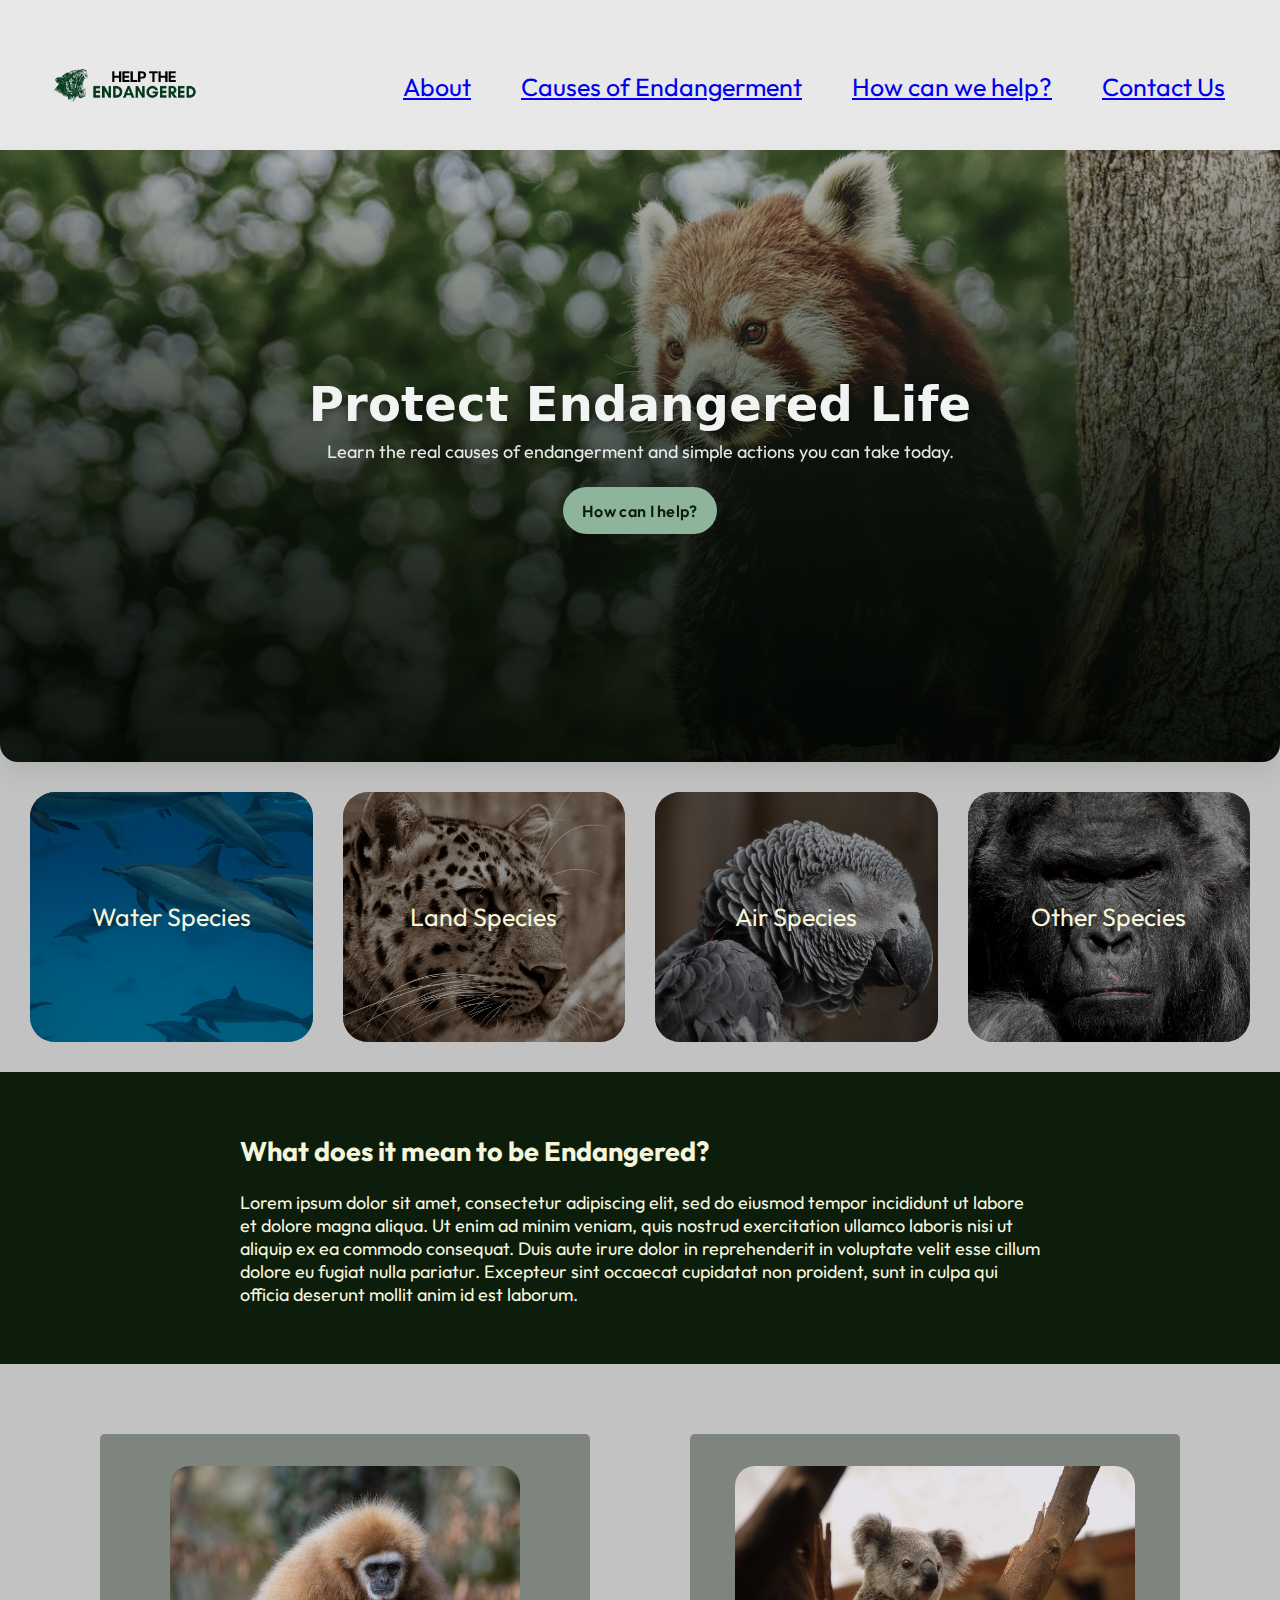
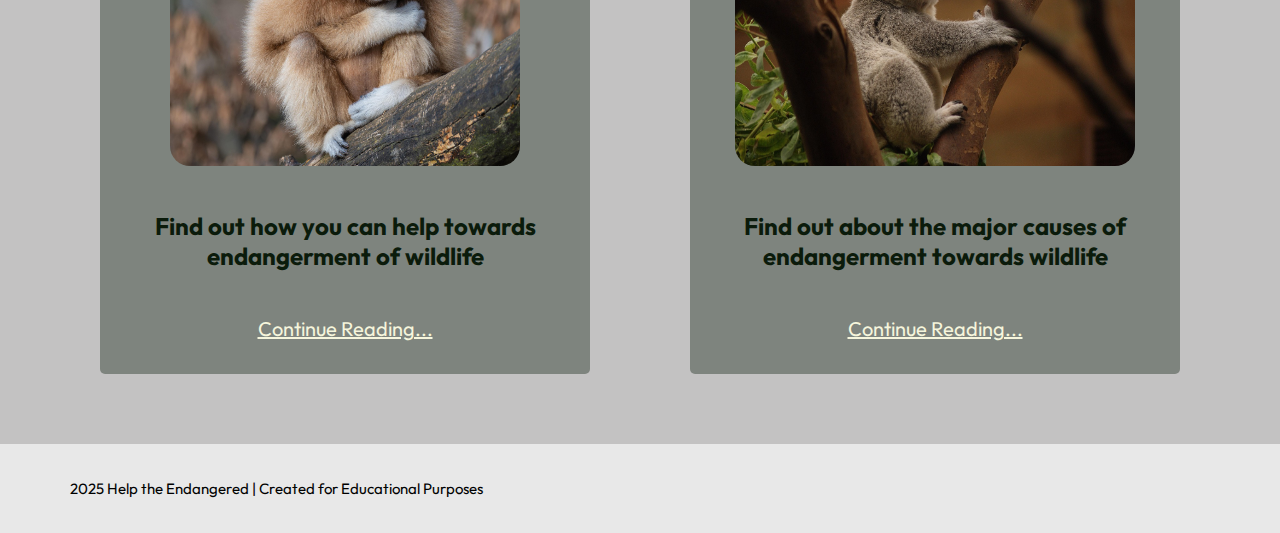
<file: helptheendangeredd/index.html>
<!DOCTYPE html>
<html lang="en">
<head>
  <meta charset="UTF-8">
  <meta name="viewport" content="width=device-width, initial-scale=1.0">
  <title>Help the Endangered</title>
  <link rel="stylesheet" href="style.css">
  <link href="https://fonts.googleapis.com/css2?family=Open+Sans:ital,wght@0,300..800;1,300..800&family=Outfit:wght@100..900&display=swap" rel="stylesheet">
</head>

<body>
  <header>
    <!-- Website logo  -->
    <nav class="navone">
      <div class="container1">
        <div class="logo">
          <img src="images/PANTHERA.png" width="150" height="150" alt="Logo">
        </div>

        <!-- Hamburger (checkbox) -->
        <input type="checkbox" id="menu-toggle" class="menu-checkbox">
        <label for="menu-toggle" class="menu-toggle" aria-label="Toggle navigation menu">
          <span></span><span></span><span></span>
        </label>

        <!-- Main navigation -->
        <ul class="nav-one">
          <li class="navli"><a href="index.html">About</a></li>
          <li class="navli"><a href="Causesof.html">Causes of Endangerment</a></li>
          <li class="navli"><a href="help.html">How can we help?</a></li>
          <li class="navli"><a href="contact.html">Contact Us</a></li>
        </ul>
      </div>
    </nav>
  </header>

  <!-- hero image/header with button -->
  <section class="headermain">
    <div class="headerimg" style="--hero-img: url('images/red-panda-4211083_1280.jpg');">
      <div class="headeroverlay"></div>
    </div>

    <div class="headertext">
      <h1>Protect Endangered Life</h1>
      <p>Learn the real causes of endangerment and simple actions you can take today.</p>
      <a href="help.html" class="btn btn--primary">How can I help?</a> <!-- navigates through the button to another -->
    </div>
  </section>

  <!-- second navigation bar to species pages -->
  <div class="navtwo">
    <a class="navcard" href="waterspecies.html">
      <span>Water Species</span>
      <img src="images/animals-4279573_1280.jpg" alt="Water Species">
    </a>

    <a class="navcard" href="landspecies.html">
      <span>Land Species</span>
      <img src="images/leopard-400400_1280.jpg" alt="Land Species">
    </a>

    <a class="navcard" href="">
      <span>Air Species</span>
      <img src="images/parrot-7527071_1280.jpg" alt="Air Species">
    </a>

    <a class="navcard" href="">
      <span>Other Species</span>
      <img src="images/gorilla-752875_1280.jpg" alt="Other Species">
    </a>
  </div>

  <!-- info and description -->
  <section class="abt-end">
    <div class="abt-end-content">
      <div class="abt-end-text">
        <h2>What does it mean to be Endangered?</h2>
        <p>
          Lorem ipsum dolor sit amet, consectetur adipiscing elit, sed do eiusmod tempor
          incididunt ut labore et dolore magna aliqua. Ut enim ad minim veniam, quis nostrud
          exercitation ullamco laboris nisi ut aliquip ex ea commodo consequat. Duis aute irure 
          dolor in reprehenderit in voluptate velit esse cillum dolore eu fugiat nulla pariatur. Excepteur sint occaecat cupidatat non proident, sunt in culpa qui officia deserunt mollit anim id est laborum.
        </p>
      </div>
    </div>
  </section>

  <!-- on site navigation cards to other internal pages -->
  <aside class="sidenav">
    <div class="sidecard">
      <img src="images/gibbon-8573117_1280.jpg" width="350" height="300" alt="Gibbon">
      <h2>Find out how you can help towards endangerment of wildlife</h2>
      <a href="help.html">Continue Reading...</a>
    </div>

    <div class="sidecard">
      <img src="images/koala-3055832_1280.jpg" width="400" height="300" alt="Koala">
      <h2>Find out about the major causes of endangerment towards wildlife</h2>
      <a href="Causesof.html">Continue Reading...</a>
    </div>
  </aside>

  <!-- footer -->
  <footer class="sitefooter">
    <div class="footercontent">
      <p> 2025 Help the Endangered | Created for Educational Purposes</p>
    </div>
  </footer>
</body>
</html>
</file>
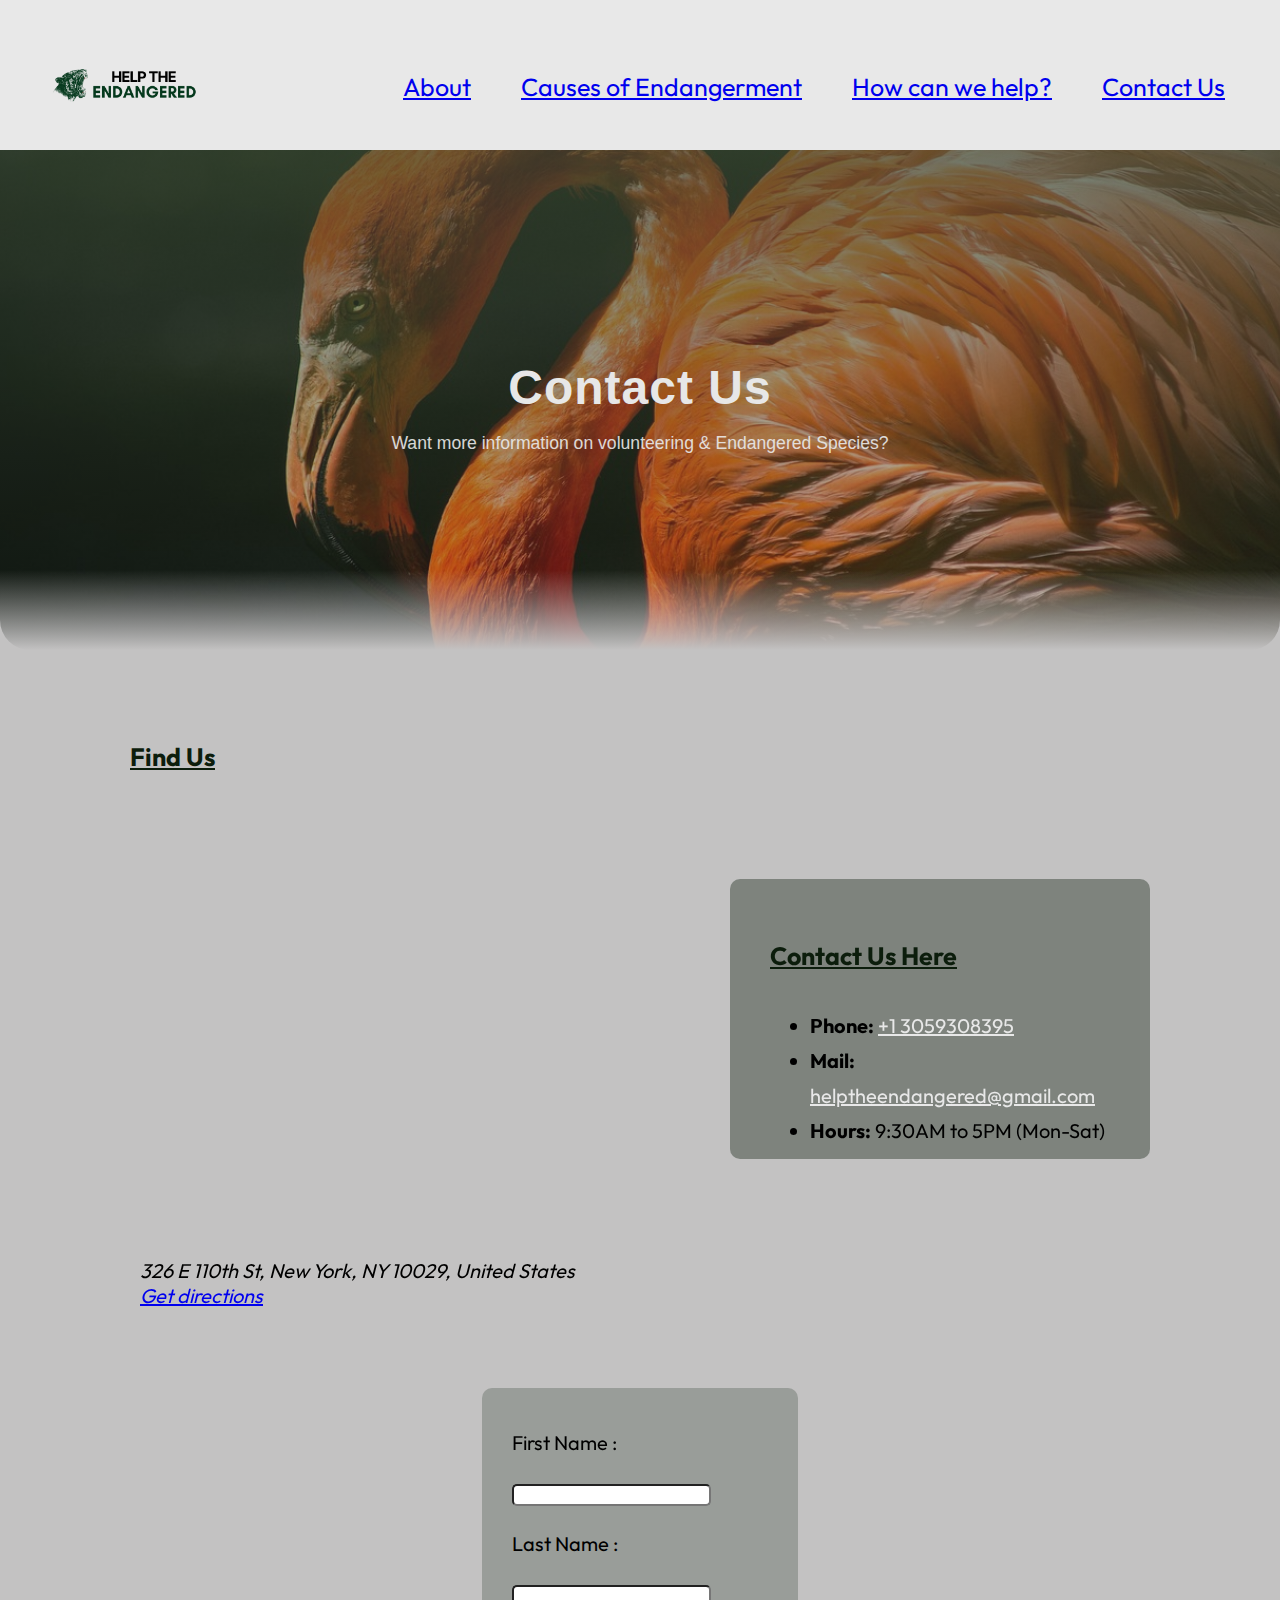
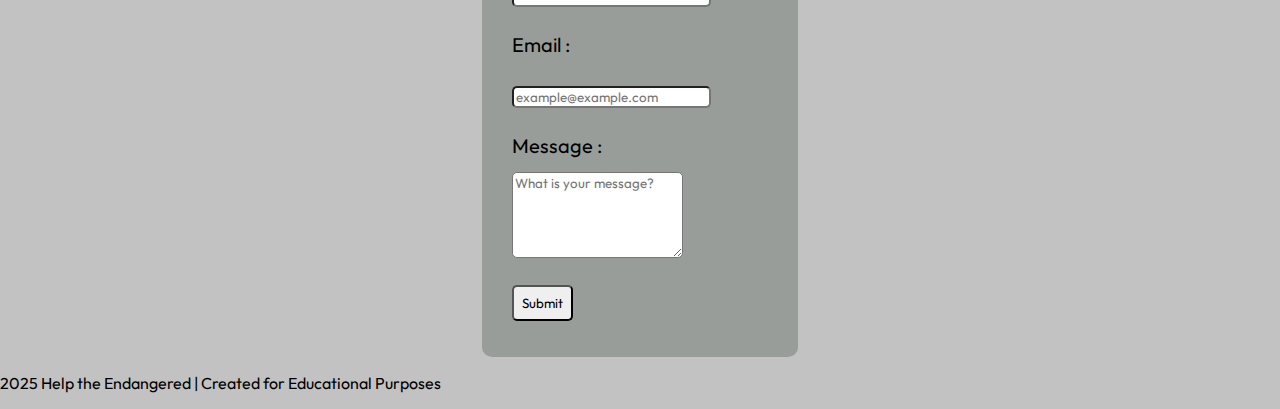
<file: helptheendangeredd/contact.html>
<!DOCTYPE html>
<html lang="en">
<head>
  <meta charset="UTF-8">
  <meta name="viewport" content="width=device-width, initial-scale=1.0">
  <title>Help the Endangered</title>
  <link rel="stylesheet" href="contact.css">
  <link href="https://fonts.googleapis.com/css2?family=Open+Sans:ital,wght@0,300..800;1,300..800&family=Outfit:wght@100..900&display=swap" rel="stylesheet">
</head>

<body>
  <header>
    <nav class="navone">
      <div class="container1">
        <div class="logo">
          <img src="images/PANTHERA.png" width="150" height="150" alt="Logo">
        </div>

        <!-- Hamburger -->
        <input type="checkbox" id="menu-toggle" class="menu-checkbox">
        <label for="menu-toggle" class="menu-toggle" aria-label="Toggle navigation menu">
          <span></span><span></span><span></span>
        </label>

        <ul class="nav-one">
          <li class="navli"><a href="index.html">About</a></li>
          <li class="navli"><a href="Causesof.html">Causes of Endangerment</a></li>
          <li class="navli"><a href="help.html">How can we help?</a></li>
          <li class="navli"><a href="contact.html">Contact Us</a></li>
        </ul>
      </div>
    </nav>
  </header>

  <section class="gradientheader">
    <div class="gradientcontent">
      <h1>Contact Us</h1>
      <p>Want more information on volunteering &amp; Endangered Species?</p>
    </div>
  </section>

  <main>
    <!-- Map + contact info -->
    <section class="mapcontactsection">
      <article class="mapcontact">
        <h2 class="contentheading"><u>Find Us</u></h2>

        <div class="mapembed">
          <iframe src="https://www.google.com/maps/embed?pb=!1m18!1m12!1m3!1d162243.0468661881!2d-74.18766114327656!3d40.74014155131586!2m3!1f0!2f0!3f0!3m2!1i1024!2i768!4f13.1!3m3!1m2!1s0x89c2f601247b68e9%3A0x6bae6dab8ce20d50!2sAnimal%20Care%20Centers%20of%20NYC%20-%20Manhattan!5e1!3m2!1sen!2skw!4v1760687626889!5m2!1sen!2skw"
                  width="600" height="450" style="border:0;" allowfullscreen="" loading="lazy"
                  referrerpolicy="no-referrer-when-downgrade"></iframe>
        </div>

        <address>
          326 E 110th St, New York, NY 10029, United States <br>
          <a href="https://www.google.com/maps/place/Animal+Care+Centers+of+NYC+-+Manhattan/@40.7401416,-74.1876611,37257m/data=!3m1!1e3!4m10!1m2!2m1!1sAnimal+Care+Centers+of+NYC!3m6!1s0x89c2f601247b68e9:0x6bae6dab8ce20d50!8m2!3d40.7924299!4d-73.9393707![base64]!16s%2Fg%2F1vyn4spb?entry=ttu&g_ep=EgoyMDI1MTAxNC4wIKXMDSoASAFQAw%3D%3D" target="_blank">Get directions</a>
        </address>
      </article>

      <article class="contactcontent">
        <h2 class="contentheading"><u>Contact Us Here</u></h2>
        <div class="contactcard">
          <ul>
            <li><strong>Phone:</strong> <a href="tel:+13059308395"> +1 3059308395 </a></li>
            <li><strong>Mail:</strong> <a href="mailto:helptheendangered@gmail.com">helptheendangered@gmail.com</a></li>
            <li><strong>Hours:</strong> 9:30AM to 5PM (Mon-Sat)</li>
          </ul>
        </div>
      </article>
    </section>

    <!-- Form Card -->
     <section class="formsection">
        <form class="form">
            <label for="firstname">First Name :</label>
            <input type="text" id="firstname"  required><br>
                
            <label for="lastname">Last Name :</label>
            <input type="text" id="lastname"><br>

            <label for="Email">Email :</label>
            <input type="text" id="Email" placeholder="example@example.com"><br>

            <label for="comment">Message :</label><br>
            <textarea id="comment" rows="5" placeholder="What is your message?"></textarea><br>

            <input type="submit" id="submit">
          </form>
      </section>
  </main>

  <!-- footer -->
  <footer class="sitefooter">
    <div class="footercontent">
      <p> 2025 Help the Endangered | Created for Educational Purposes</p>
    </div>
  </footer>
</body>
</html>
</file>
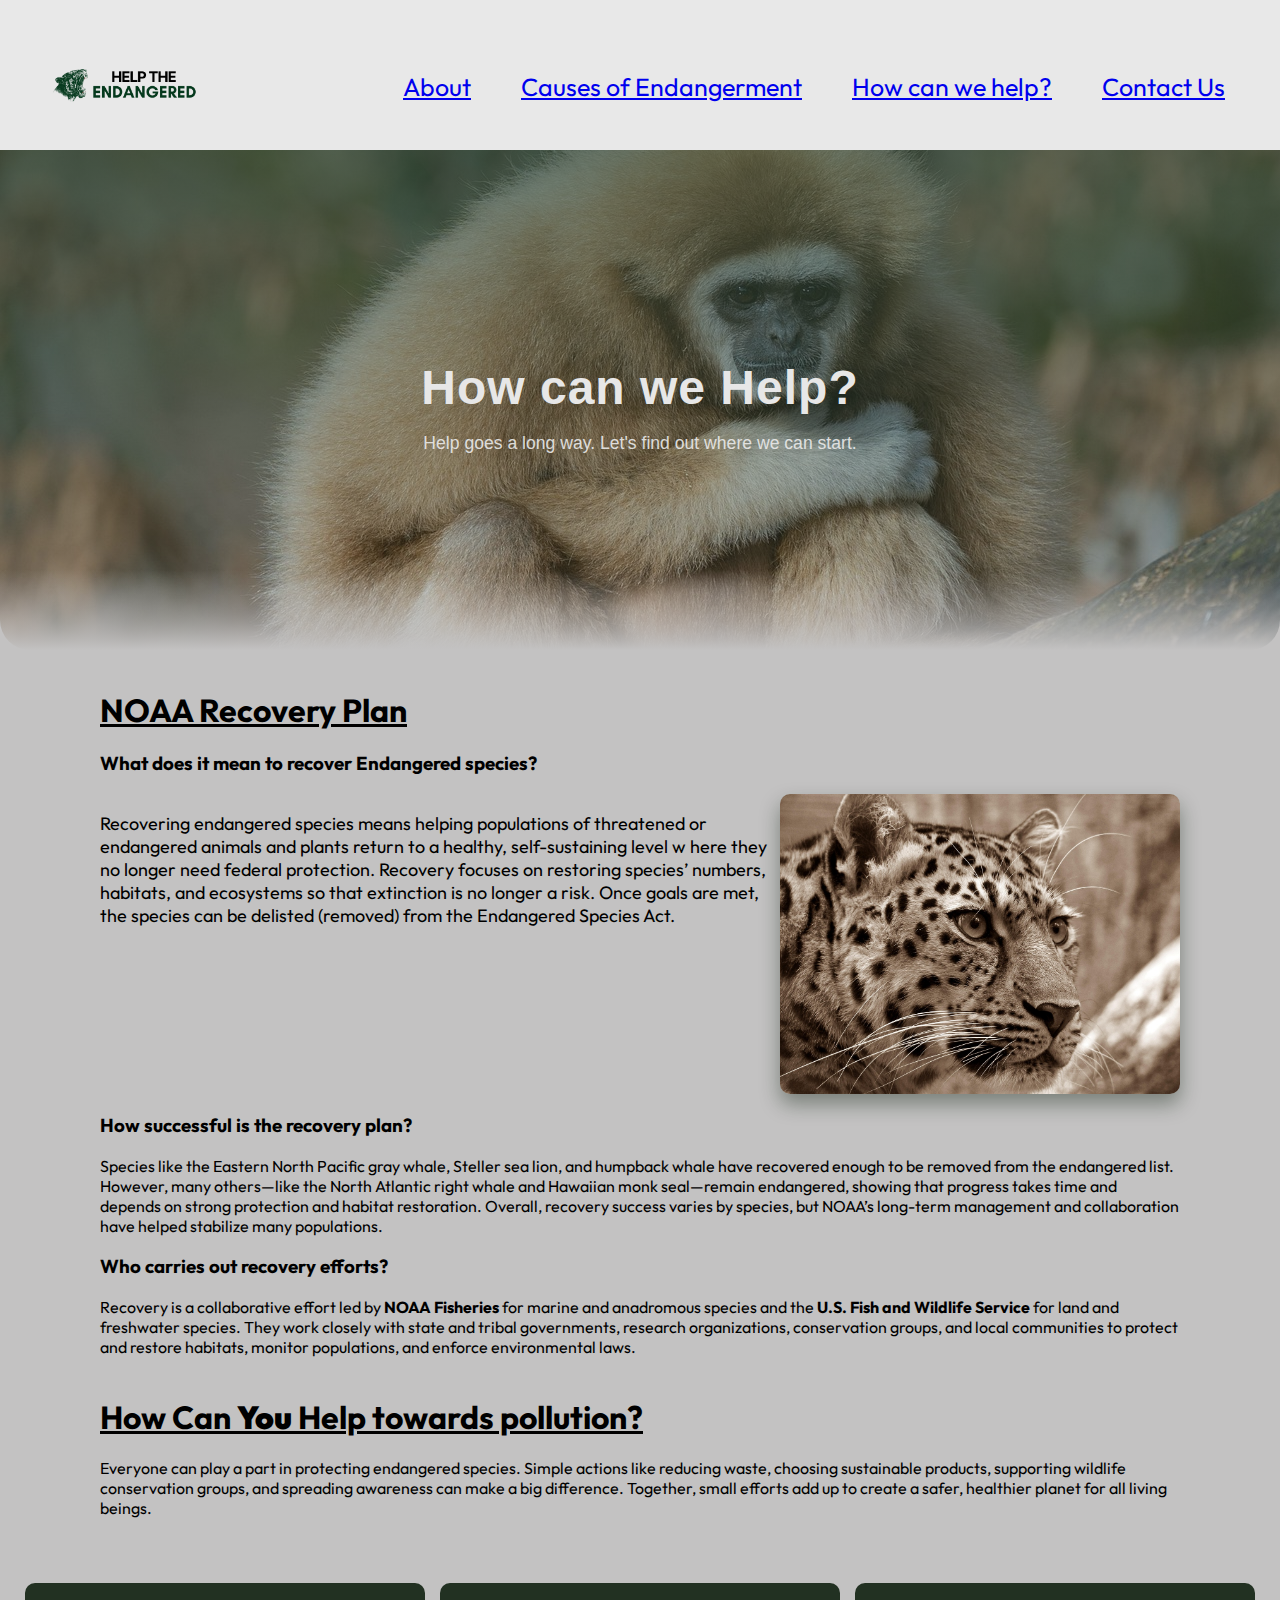
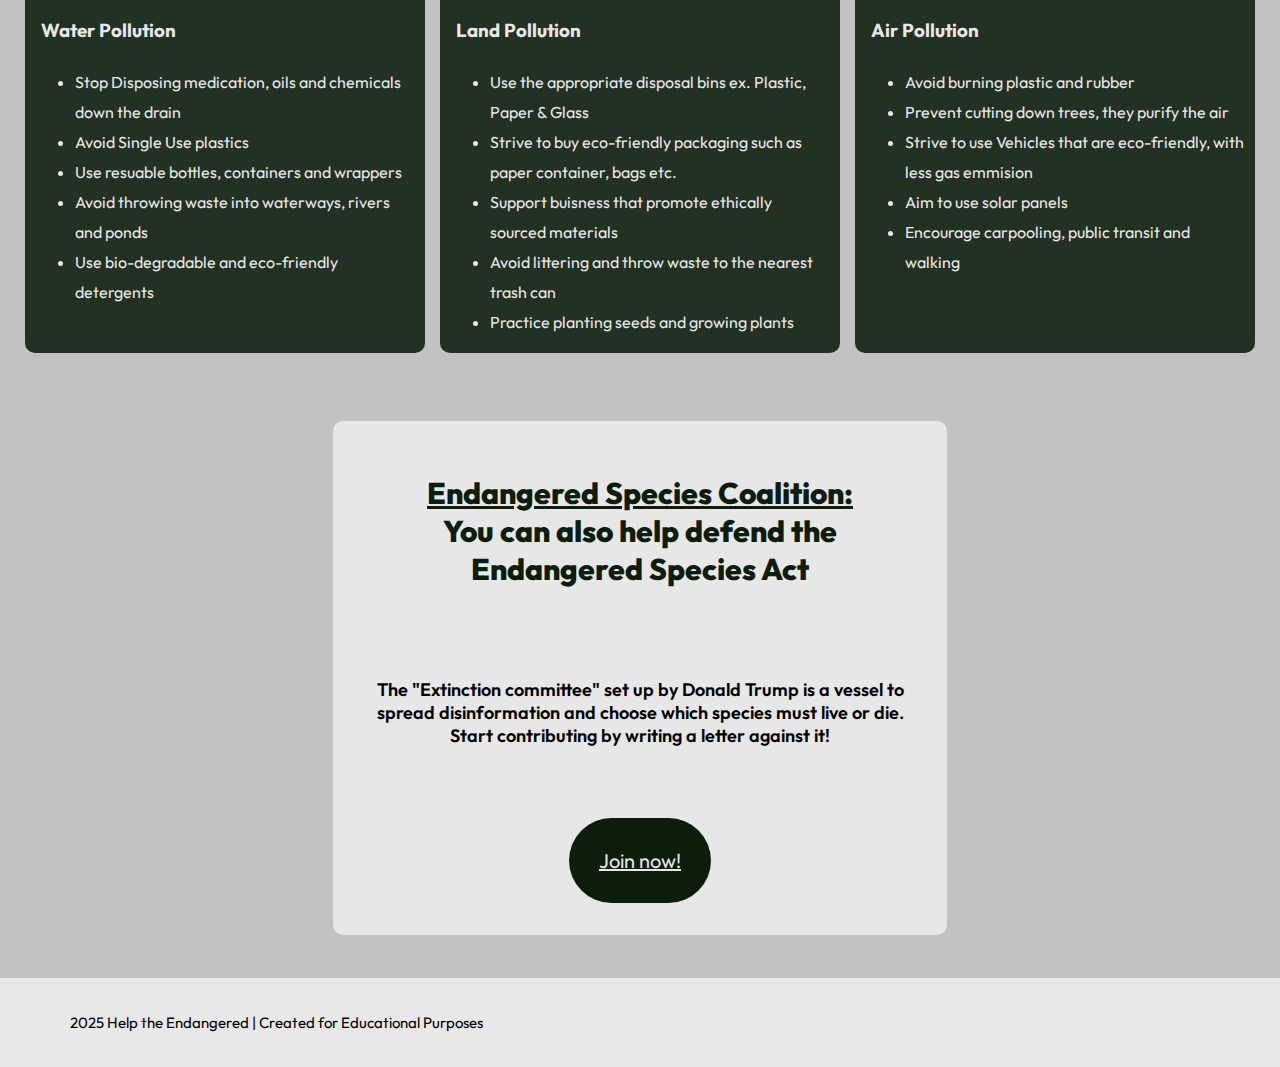
<file: helptheendangeredd/help.html>
<!DOCTYPE html>
<html lang="en">
<head>
  <meta charset="UTF-8">
  <meta name="viewport" content="width=device-width, initial-scale=1.0">
  <title>Help the Endangered</title>
  <link rel="stylesheet" href="help.css">
  <link href="https://fonts.googleapis.com/css2?family=Open+Sans:ital,wght@0,300..800;1,300..800&family=Outfit:wght@100..900&display=swap" rel="stylesheet">
</head>

<body>
  <header>
    <!-- Website log  -->
    <nav class="navone">
      <div class="container1">
        <div class="logo">
          <img src="images/PANTHERA.png" width="150" height="150" alt="Logo">
        </div>

        <!-- Hamburger menu-->
        <input type="checkbox" id="menu-toggle" class="menu-checkbox">
        <label for="menu-toggle" class="menu-toggle" aria-label="Toggle navigation menu">
          <span></span><span></span><span></span>
        </label>

        <!-- First navigation/nav bar  -->
        <ul class="nav-one">
          <li class="navli"><a href="index.html">About</a></li>
          <li class="navli"><a href="Causesof.html">Causes of Endangerment</a></li>
          <li class="navli"><a href="help.html">How can we help?</a></li>
          <li class="navli"><a href="contact.html">Contact Us</a></li>
        </ul>
      </div>
    </nav>
  </header>

  <!-- Pag hero/header  -->
  <section class="gradientheader">
    <div class="gradientcontent">
      <h1>How can we Help?</h1>
      <p>Help goes a long way. Let's find out where we can start.</p>
    </div>
  </section>

  <!-- Main body/content of the page -->
  <main>
    <section class="main_sec">
      <div class="noasec">
        <h1><u>NOAA Recovery Plan</u></h1>
        <h3>What does it mean to recover Endangered species?</h3>

        <div class="recoverysec">
          <img src="images/leopard-400400_1280.jpg" alt="Leopard">
          <p class="recoveryp">
            Recovering endangered species means helping populations of threatened or 
            endangered animals and plants return to a healthy, self-sustaining level w
            here they no longer need federal protection.
            Recovery focuses on restoring species’ numbers, habitats, and ecosystems so that
             extinction is no longer a risk. Once goals are met, the species can be delisted 
             (removed) from the Endangered Species Act.
          </p>
        </div>

        <div class="recoverysec2">
          <h3>How successful is the recovery plan?</h3>
          <p class="recoveryp">
           Species like the Eastern North Pacific gray whale, Steller sea lion,
            and humpback whale have recovered enough to be removed from the endangered list.
            However, many others—like the North Atlantic right whale and Hawaiian monk seal—remain endangered,
             showing that progress takes time and depends on strong protection and habitat restoration.
            Overall, recovery success varies by species, but NOAA’s long-term management and collaboration have 
            helped stabilize many populations.</p>
        </div>

        <div class="recoverysec2">
           <h3>Who carries out recovery efforts?</h3>
              <p class="recoveryp">
                Recovery is a collaborative effort led by <strong>NOAA Fisheries</strong> for marine and anadromous species 
                and the <strong>U.S. Fish and Wildlife Service</strong> for land and freshwater species. 
                They work closely with state and tribal governments, research organizations, conservation groups, and 
                local communities to protect and restore habitats, monitor populations, and enforce environmental laws.
              </p>
        </div>


      </div>
    </section>

    <!-- CTA setion for web viewer, help to motivate them  -->
    <section>
      <div class="helpsection">
        <h1><u>How Can <strong>You</strong> Help towards pollution?</u></h1>
        <p>
          Everyone can play a part in protecting endangered species.
          Simple actions like reducing waste, choosing sustainable products, supporting wildlife conservation groups, and spreading awareness can make a big difference.
          Together, small efforts add up to create a safer, healthier planet for all living beings.
        </p>
      </div>

      <div class="helpcardsec">
        <aside class="helpcard">
          <h3>Water Pollution</h3>
          <ul class="helplist">
            <li>Stop Disposing medication, oils and chemicals down the drain</li>
            <li>Avoid Single Use plastics</li>
            <li>Use resuable bottles, containers and wrappers</li>
            <li>Avoid throwing waste into waterways, rivers and ponds</li>
            <li>Use bio-degradable and eco-friendly detergents</li>
          </ul>
        </aside>

        <aside class="helpcard">
          <h3>Land Pollution</h3>
          <ul class="helplist">
            <li>Use the appropriate disposal bins ex. Plastic, Paper &amp; Glass</li>
            <li>Strive to buy eco-friendly packaging such as paper container, bags etc.</li>
            <li>Support buisness that promote ethically sourced materials</li>
            <li>Avoid littering and throw waste to the nearest trash can</li>
            <li>Practice planting seeds and growing plants</li>
          </ul>
        </aside>

        <aside class="helpcard">
          <h3>Air Pollution</h3>
          <ul class="helplist">
            <li>Avoid burning plastic and rubber</li>
            <li> Prevent cutting down trees, they purify the air</li>
            <li>Strive to use Vehicles that are eco-friendly, with less gas emmision</li>
            <li>Aim to use solar panels</li>
            <li>Encourage carpooling, public transit and walking</li>
          </ul>
        </aside>
      </div>
    </section>
  </main>

  <!-- Small section where tey can take action to help, redirects to another website  -->
  <section class="ctasection">
    <div class="cta">
      <h2><u> Endangered Species Coalition:</u> <br> You can also help defend the Endangered Species Act</h2>
      <p>The "Extinction committee" set up by Donald Trump is a vessel to spread disinformation and 
        choose which species must live or die. Start contributing by writing a letter against it!</p>
      <a href="https://actionnetwork.org/letters/tell-congress-to-defend-the-endangered-species-act-2" class="ctabutton" target="_blank"> Join now!</a>
    </div>
  </section>

  <!-- footer -->
  <footer class="sitefooter">
    <div class="footercontent">
      <p> 2025 Help the Endangered | Created for Educational Purposes</p>
    </div>
  </footer>
</body>
</html>
</file>
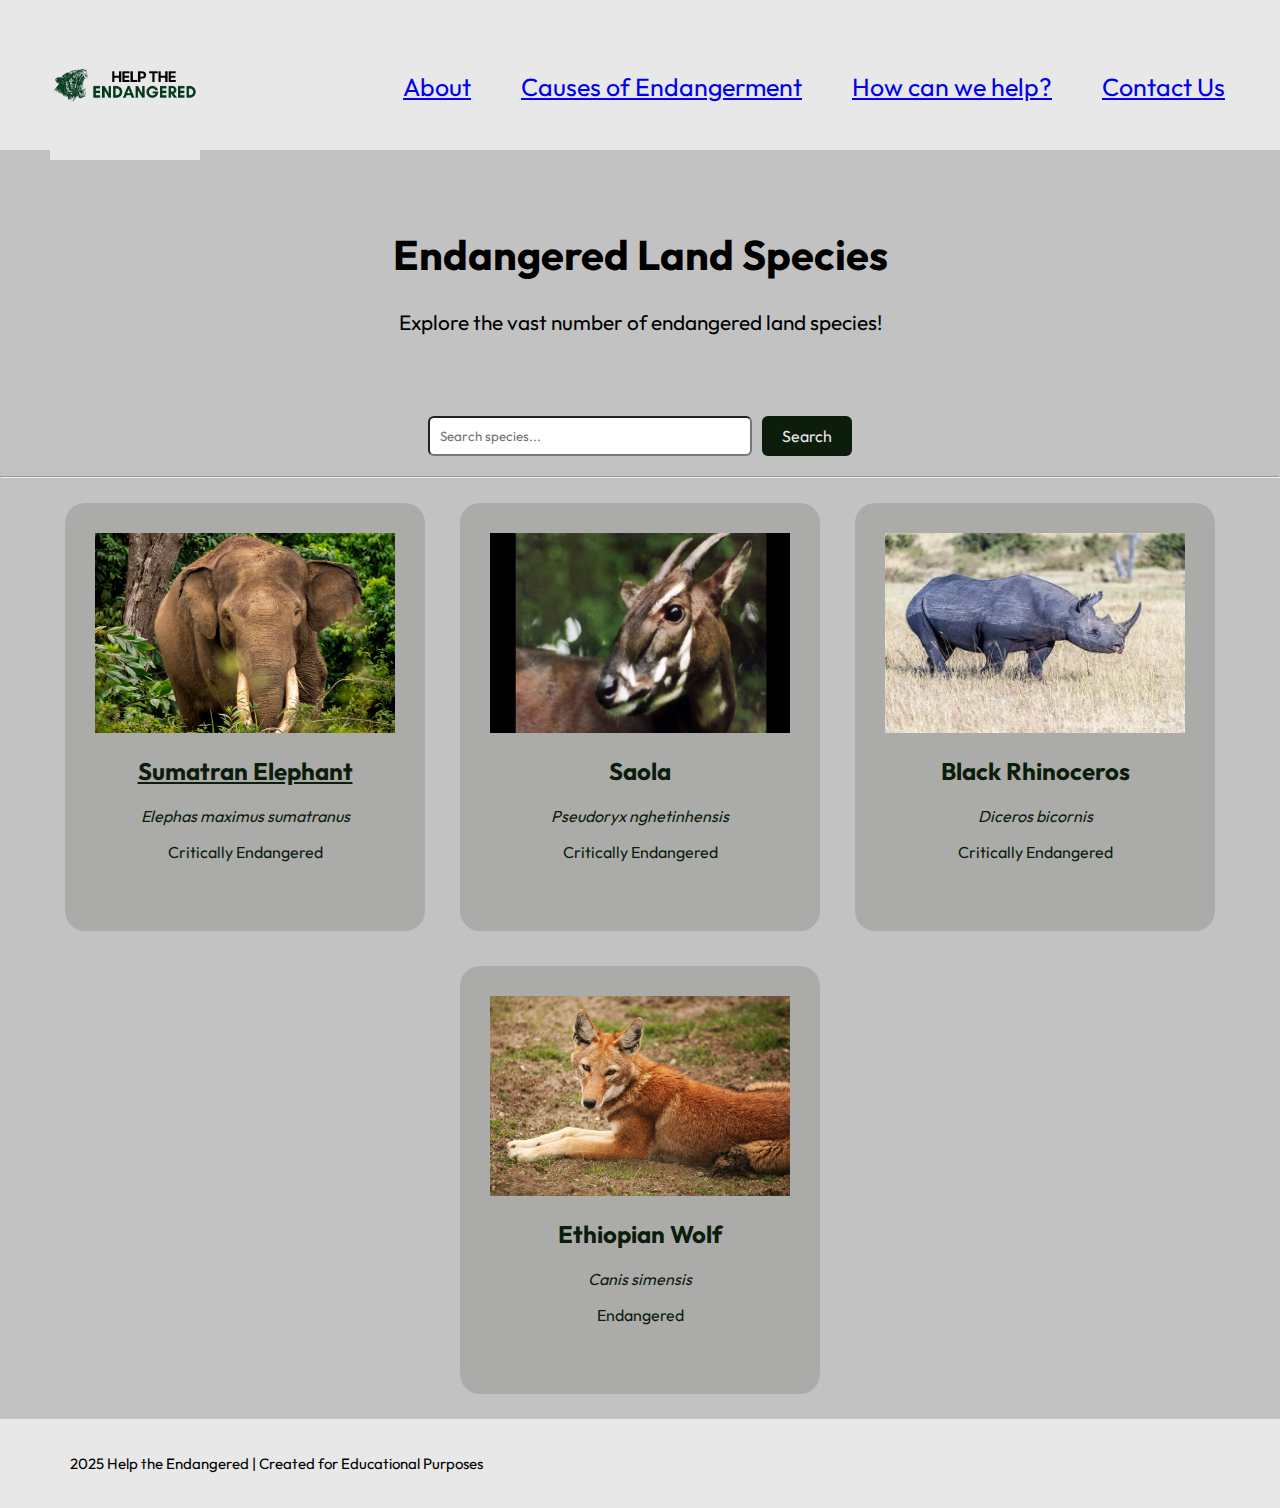
<file: helptheendangeredd/landspecies.html>
<!DOCTYPE html>
<html lang="en">
<head>
  <meta charset="UTF-8">
  <meta name="viewport" content="width=device-width, initial-scale=1.0">
  <title>Help the Endangered</title>
  <link rel="stylesheet" href="waterspecies.css">
  <link href="https://fonts.googleapis.com/css2?family=Open+Sans:ital,wght@0,300..800;1,300..800&family=Outfit:wght@100..900&display=swap" rel="stylesheet">
</head>

<body>
  <header>
    <!-- Website logo  -->
    <nav class="navone">
      <div class="container1">
        <div class="logo">
          <img src="images/PANTHERA.png" width="150" height="150" alt="Logo">
        </div>

        <!-- Hamburger -->
        <input type="checkbox" id="menu-toggle" class="menu-checkbox">
        <label for="menu-toggle" class="menu-toggle" aria-label="Toggle navigation menu">
          <span></span><span></span><span></span>
        </label>

        <!-- Main navigation -->
        <ul class="nav-one">
          <li class="navli"><a href="index.html">About</a></li>
          <li class="navli"><a href="Causesof.html">Causes of Endangerment</a></li>
          <li class="navli"><a href="help.html">How can we help?</a></li>
          <li class="navli"><a href="contact.html">Contact Us</a></li>
        </ul>
      </div>
    </nav>
  </header>

  <main>
    <!-- Page hero  -->
    <section class="pageheader">
      <div class="pageheader1">
        <h1>Endangered Land Species</h1>
        <p>Explore the vast number of endangered land species!</p>
      </div>
    </section>

    <!-- Search bar to make it easier for users to get to their needed info   -->
    <section class="searchbar">
      <input type="text" placeholder="Search species..." class="searchspecies">
      <button type="submit" class="searchbutton">Search</button>
    </section>
    <hr>

    <!-- Main conent of the page, allows user to choose which they want to learn more abt  -->
    <div class="pagecards">
      <aside class="cardmain">
        <div class="card">
          <a href="">
            <img src="images/Dargo4.webp" width="300" height="200" alt="Vaquita"> <!-- Image of the species -->
            <h2>Sumatran Elephant</h2><!--  Common name of species  -->
          </a>
          <i>Elephas maximus sumatranus</i> <!-- Scientific name of the species  -->
          <p>Critically Endangered</p> <!-- Status of the card so they do not have to click to know, effiecient for user -->
        </div>
      </aside>

      <aside class="cardmain">
        <div class="card">
          <a>
            <img src="images/052725_tm_saola_main.jpg" width="300" height="200" alt="">
            <h2>Saola</h2>
          </a>
          <i>Pseudoryx nghetinhensis</i>
          <p>Critically Endangered</p>
        </div>
      </aside>

      <aside class="cardmain">
        <div class="card">
          <a>
            <img src="images/rhino.webp" width="300" height="200" alt="">
            <h2>Black Rhinoceros</h2>
          </a>
          <i>Diceros bicornis</i>
          <p>Critically Endangered</p>
        </div>
      </aside>

      <aside class="cardmain">
        <div class="card">
          <a>
            <img src="images/Ethiopian-Wolf-Cub-Ian-Loyd.jpg" width="300" height="200" alt="">
            <h2>Ethiopian Wolf</h2>
          </a>
          <i>Canis simensis</i>
          <p>Endangered</p>
        </div>
      </aside>
    </div>
  </main>

  <!-- footer -->
  <footer class="sitefooter">
    <div class="footercontent">
      <p> 2025 Help the Endangered | Created for Educational Purposes</p>
    </div>
  </footer>
</body>
</html>
</file>
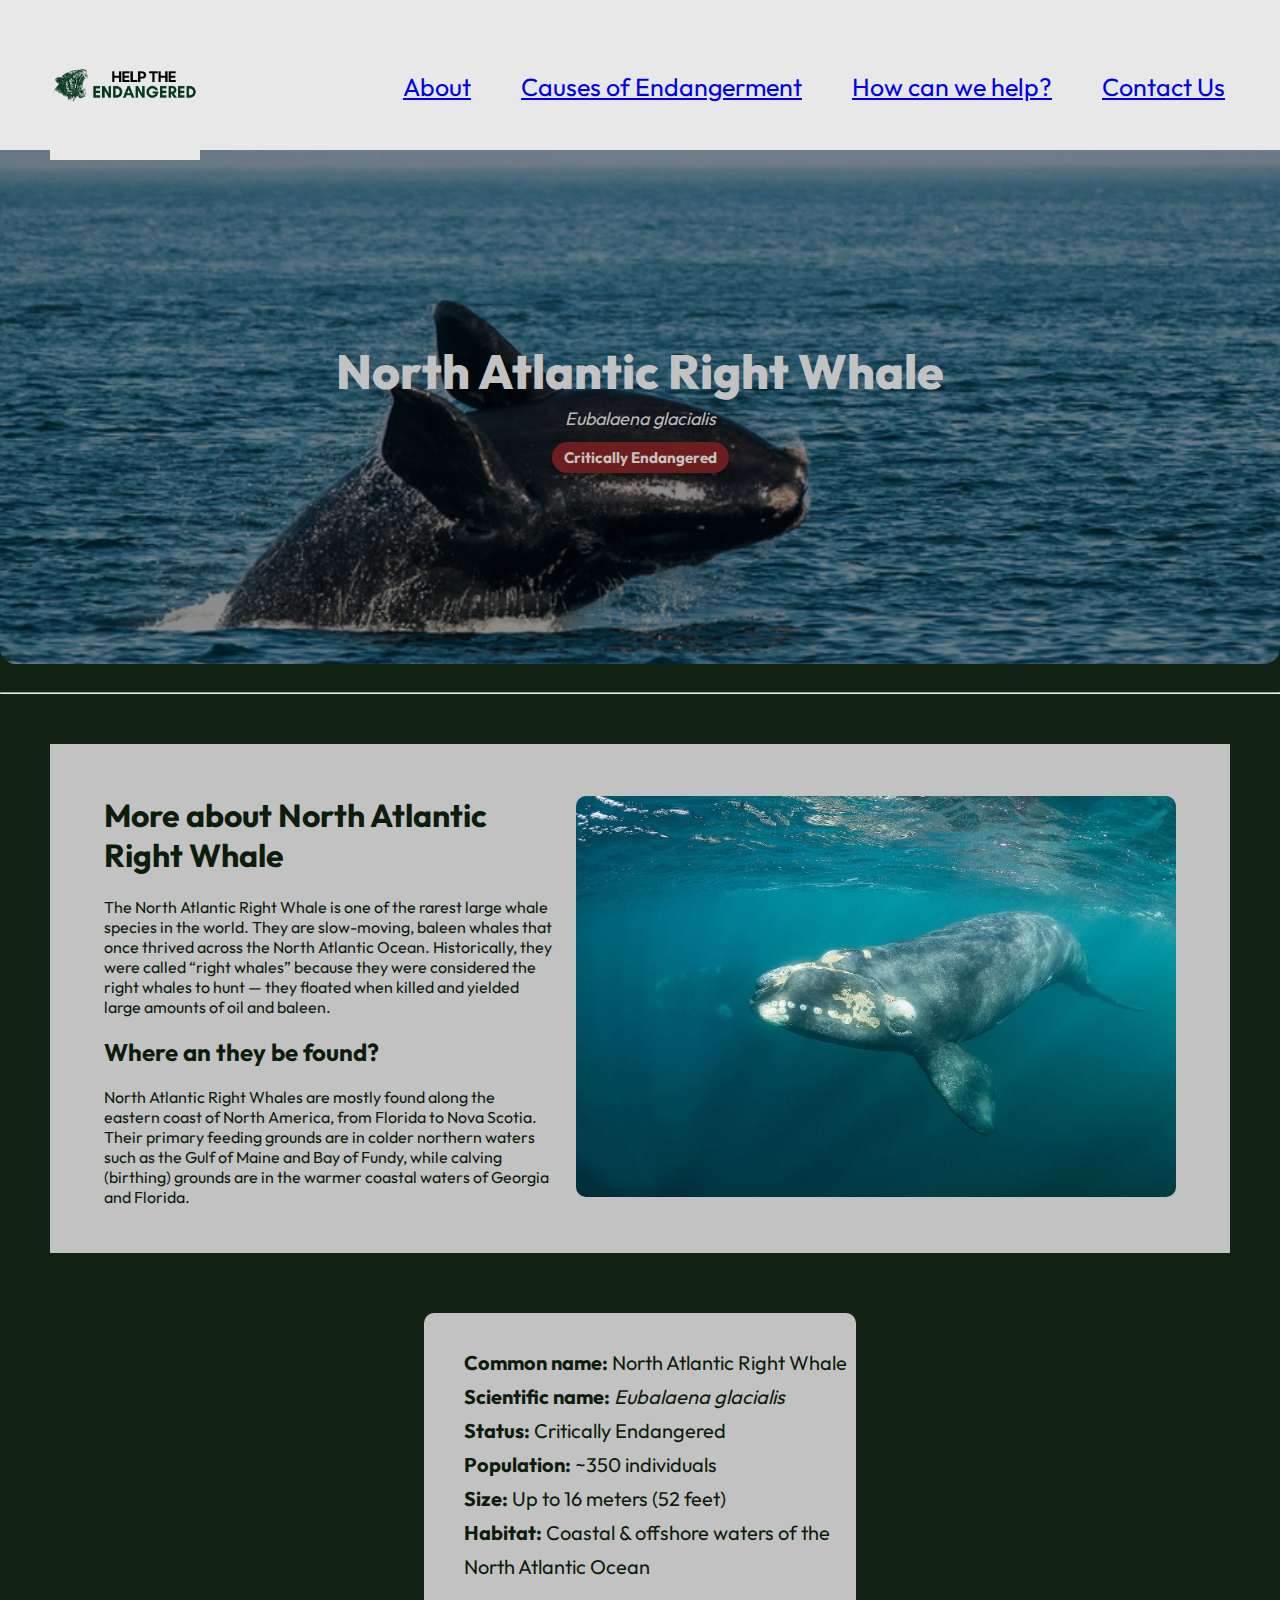
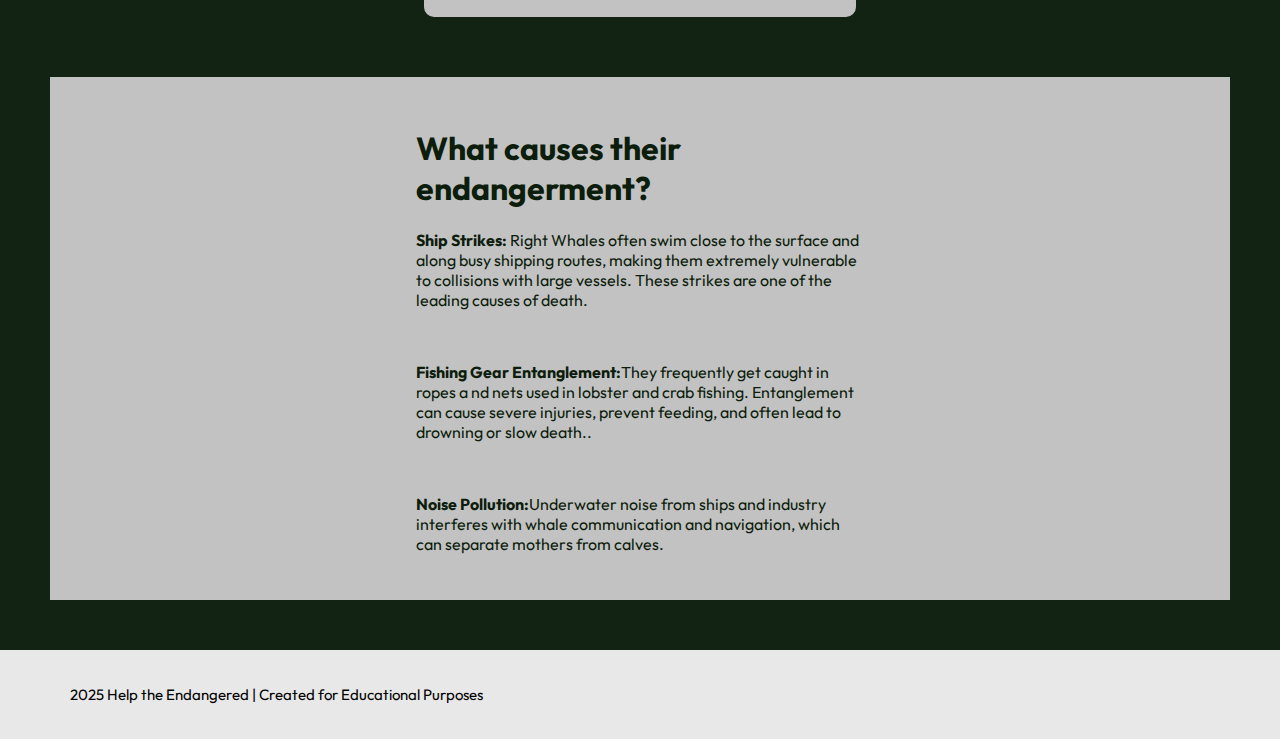
<file: helptheendangeredd/Northernwhale.html>
<!DOCTYPE html>
<html lang="en">
<head>
  <meta charset="UTF-8">
  <meta name="viewport" content="width=device-width, initial-scale=1.0">
  <title>Help the Endangered</title>
  <link rel="stylesheet" href="vaquita.css">
  <link href="https://fonts.googleapis.com/css2?family=Open+Sans:ital,wght@0,300..800;1,300..800&family=Outfit:wght@100..900&display=swap" rel="stylesheet">
</head>

<body>
  <header>
    <!-- Website logo  -->
    <nav class="navone">
      <div class="container1">
        <div class="logo">
          <img src="images/PANTHERA.png" width="150" height="150" alt="Logo">
        </div>

        <!-- Hamburger -->
        <input type="checkbox" id="menu-toggle" class="menu-checkbox">
        <label for="menu-toggle" class="menu-toggle" aria-label="Toggle navigation menu">
          <span></span><span></span><span></span>
        </label>

        <!-- Main navigation -->
        <ul class="nav-one">
          <li class="navli"><a href="index.html">About</a></li>
          <li class="navli"><a href="Causesof.html">Causes of Endangerment</a></li>
          <li class="navli"><a href="help.html">How can we help?</a></li>
          <li class="navli"><a href="contact.html">Contact Us</a></li>
        </ul>
      </div>
    </nav>
  </header>

  <!-- Website header/hero  -->
  <section class="speciesheader" style="background-image:
    linear-gradient(rgba(0,0,0,.45), rgba(0,0,0,.45)),
    url('images/Nick-Hawkins-right-whales-IFAW-4628_HighRes_reduced.jpg');">
    <h1>North Atlantic Right Whale</h1>
    <p class="text"><em>Eubalaena glacialis</em></p>
    <span class="status">Critically Endangered</span>
  </section>

  <br>
  <hr>

<main>
    <!-- Main info on the species  -->
  <section class="speciesmain">
    <div class="speciesmainimg">
      <img src="images/north-atlantic-right-whale-54cbcb04ed5c452cb71250cb389ccc91.jpg" alt="Northernwhale" width="600px" >
    </div>

    <!-- Main content on the spcies that users look for  -->
    <div class="speciesmaincontent">
      <h1>More about North Atlantic Right Whale</h1>
      <p>The North Atlantic Right Whale is one of the rarest large whale species in the world. 
        They are slow-moving, baleen whales that once thrived across the North Atlantic Ocean.
        Historically, they were called “right whales” because they were considered the right whales to 
        hunt — they floated when killed and yielded large amounts of oil and baleen.</p>

      <h2>Where an they be found?</h2>
      <p>North Atlantic Right Whales are mostly found along the eastern coast of North America,
         from Florida to Nova Scotia. Their primary feeding grounds are in colder northern waters
          such as the Gulf of Maine and Bay of Fundy, while calving (birthing) grounds are in the
           warmer coastal waters of Georgia and Florida.</p>
    </div>
  </section>

  <!-- Small box giving the needed info in organized manner  -->
  <aside class="speciesinfobox">
    <div class="infobox">
      <ul>
        <li><strong>Common name:</strong> North Atlantic Right Whale </li>
        <li><strong>Scientific name:</strong><i> Eubalaena glacialis</i></li>
        <li><strong>Status:</strong> Critically Endangered</li>
        <li><strong>Population:</strong> ~350 individuals</li>
        <li><strong>Size:</strong> Up to 16 meters (52 feet)</li>
        <li><strong>Habitat:</strong> Coastal & offshore waters of the North Atlantic Ocean</li>
        
      </ul>
    </div>
  </aside>

  <!-- More info on what causes  -->
  <section class="speciesmain">
    <div class="speciesmaincontent">
      <h1>What causes their endangerment?</h1>
      <p><strong>Ship Strikes:</strong> Right Whales often swim close to the surface
         and along busy shipping routes, making them extremely vulnerable to collisions
          with large vessels. These strikes are one of the leading causes of death.</p><br>

      <p><strong>Fishing Gear Entanglement:</strong>They frequently get caught in ropes a
        nd nets used in lobster and crab fishing. Entanglement can cause severe injuries,
         prevent feeding, and often lead to drowning or slow death..</p><br>

      <p><strong>Noise Pollution:</strong>Underwater noise from ships and industry interferes
         with whale communication and navigation, which can separate mothers from calves.</p>
    </div>
  </section>
</main>

  <!-- footer -->
  <footer class="sitefooter">
    <div class="footercontent">
      <p> 2025 Help the Endangered | Created for Educational Purposes</p>
    </div>
  </footer>
</body>
</html>
</file>
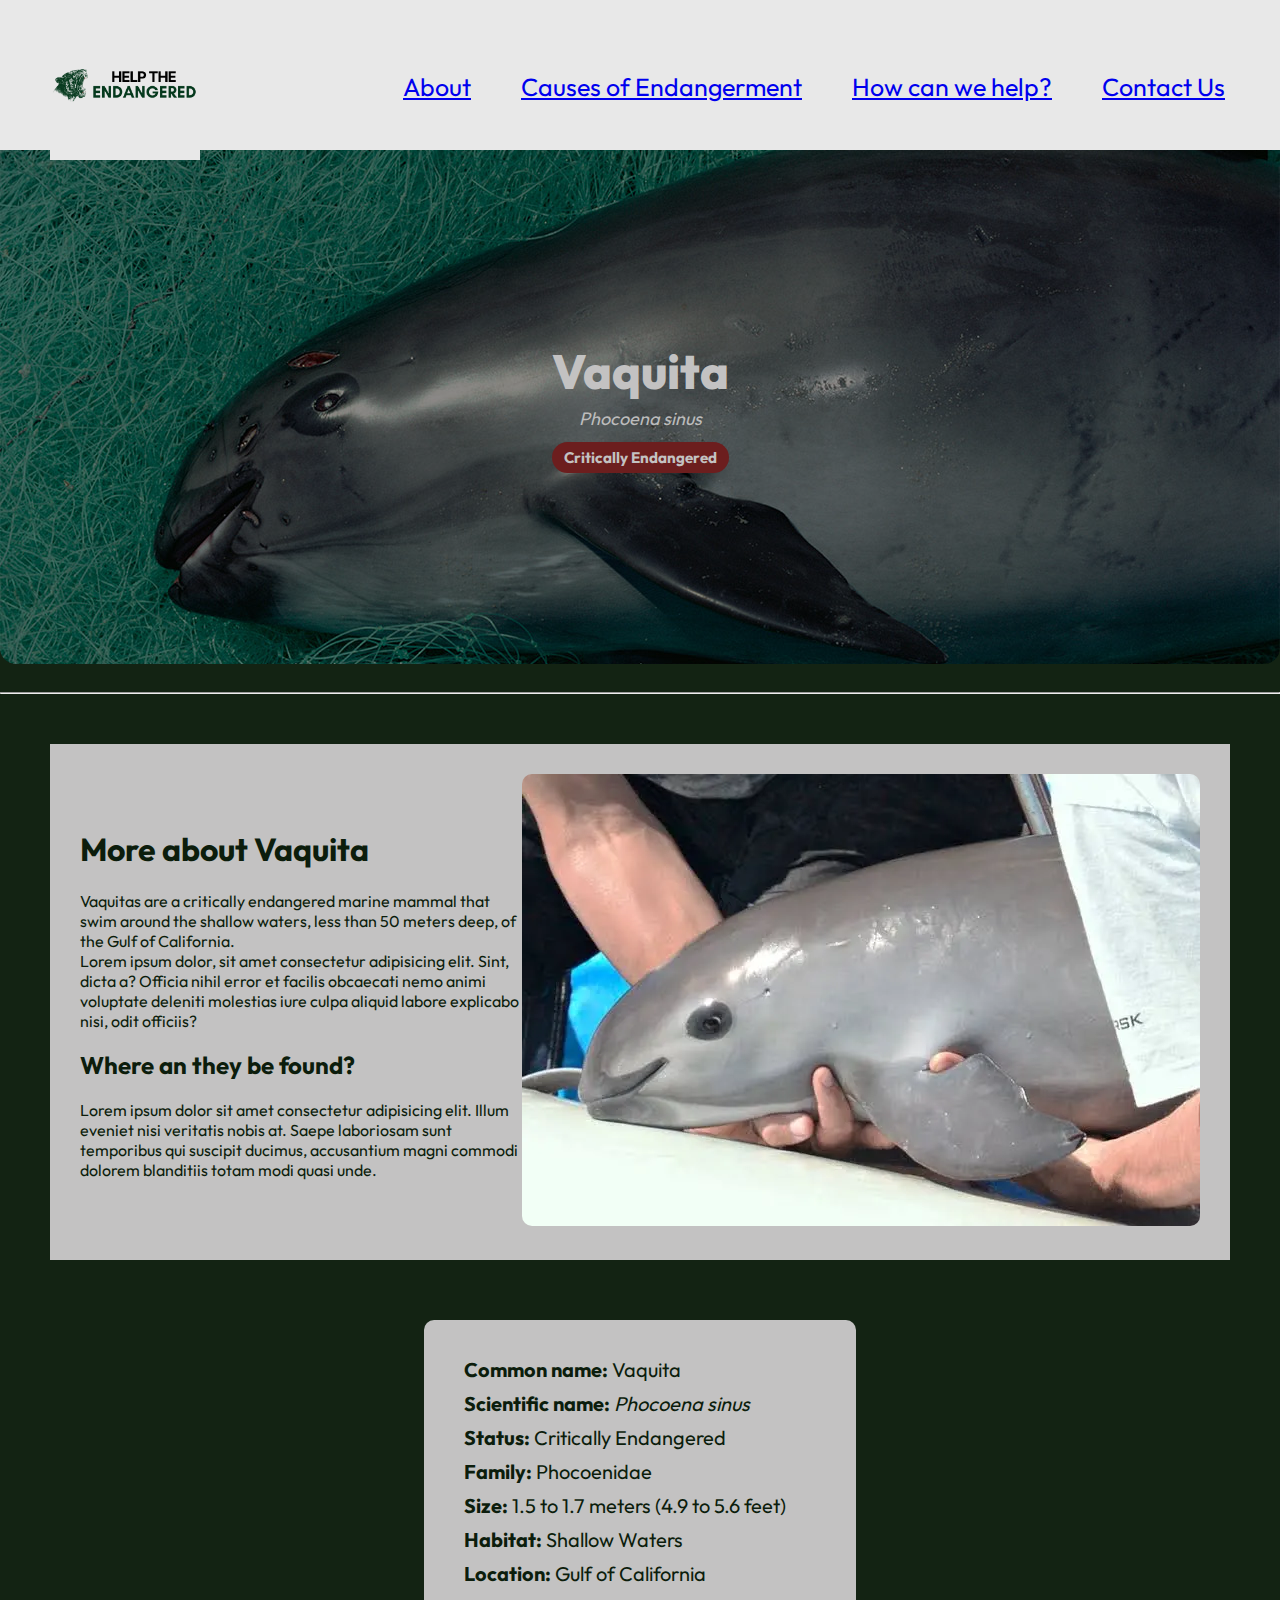
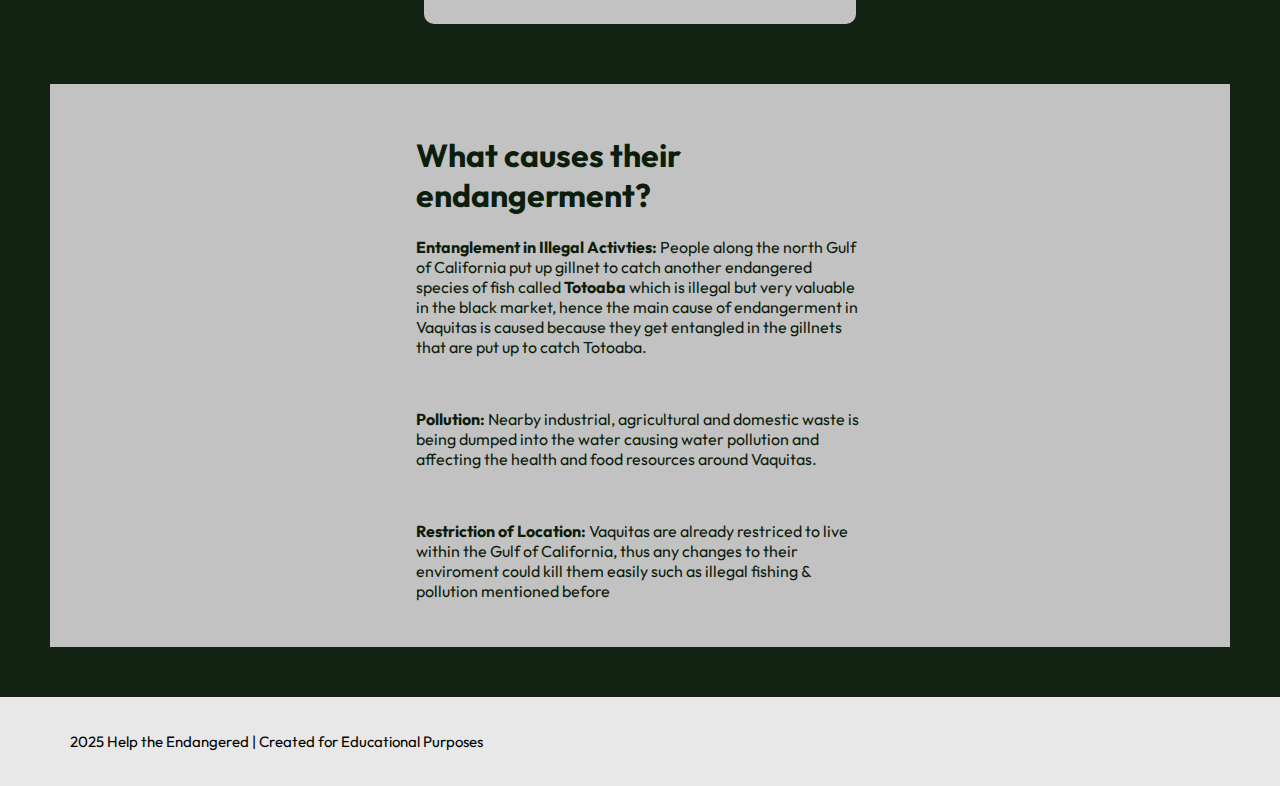
<file: helptheendangeredd/vaquita.html>
<!DOCTYPE html>
<html lang="en">
<head>
  <meta charset="UTF-8">
  <meta name="viewport" content="width=device-width, initial-scale=1.0">
  <title>Help the Endangered</title>
  <link rel="stylesheet" href="vaquita.css">
  <link href="https://fonts.googleapis.com/css2?family=Open+Sans:ital,wght@0,300..800;1,300..800&family=Outfit:wght@100..900&display=swap" rel="stylesheet">
</head>

<body>
  <header>
    <!-- Website logo  -->
    <nav class="navone">
      <div class="container1">
        <div class="logo">
          <img src="images/PANTHERA.png" width="150" height="150" alt="Logo">
        </div>

        <!-- Hamburger -->
        <input type="checkbox" id="menu-toggle" class="menu-checkbox">
        <label for="menu-toggle" class="menu-toggle" aria-label="Toggle navigation menu">
          <span></span><span></span><span></span>
        </label>

        <!-- Main navigation -->
        <ul class="nav-one">
          <li class="navli"><a href="index.html">About</a></li>
          <li class="navli"><a href="Causesof.html">Causes of Endangerment</a></li>
          <li class="navli"><a href="help.html">How can we help?</a></li>
          <li class="navli"><a href="contact.html">Contact Us</a></li>
        </ul>
      </div>
    </nav>
  </header>

  <!-- Website header/hero  -->
  <section class="speciesheader" style="background-image:
    linear-gradient(rgba(0,0,0,.45), rgba(0,0,0,.45)),
    url('images/nationalgeographic_1230969_16x9.jpg');">
    <h1>Vaquita</h1>
    <p class="text"><em>Phocoena sinus</em></p>
    <span class="status">Critically Endangered</span>
  </section>

  <br>
  <hr>

<main>
    <!-- Main info on the species  -->
  <section class="speciesmain">
    <div class="speciesmainimg">
      <img src="images/images.webp" alt="Vaquita">
    </div>

    <!-- Main content on the spcies that users look for  -->
    <div class="speciesmaincontent">
      <h1>More about Vaquita</h1>
      <p>Vaquitas are a critically endangered marine mammal that swim around the shallow waters, 
        less than 50 meters deep, of the Gulf of California. <br>
        Lorem ipsum dolor, sit amet consectetur adipisicing elit. Sint, 
        dicta a? Officia nihil error et facilis obcaecati nemo animi voluptate 
        deleniti molestias iure culpa aliquid labore explicabo nisi, odit officiis?<br></p>

      <h2>Where an they be found?</h2>
      <p>Lorem ipsum dolor sit amet consectetur adipisicing elit. Illum eveniet nisi 
        veritatis nobis at. Saepe laboriosam sunt temporibus qui suscipit ducimus, 
        accusantium magni commodi dolorem blanditiis totam modi quasi unde.</p>
    </div>
  </section>

  <!-- Small box giving the needed info in organized manner  -->
  <aside class="speciesinfobox">
    <div class="infobox">
      <ul>
        <li><strong>Common name:</strong> Vaquita</li>
        <li><strong>Scientific name:</strong><i> Phocoena sinus</i></li>
        <li><strong>Status:</strong> Critically Endangered</li>
        <li><strong>Family:</strong> Phocoenidae</li>
        <li><strong>Size:</strong> 1.5 to 1.7 meters (4.9 to 5.6 feet)</li>
        <li><strong>Habitat:</strong> Shallow Waters</li>
        <li><strong>Location:</strong> Gulf of California</li>
      </ul>
    </div>
  </aside>

  <!-- More info on what causes  -->
  <section class="speciesmain">
    <div class="speciesmaincontent">
      <h1>What causes their endangerment?</h1>
      <p><strong>Entanglement in Illegal Activties:</strong> People along the north Gulf of California 
        put up gillnet to catch another endangered species of fish called <strong>Totoaba</strong> which is illegal
        but very valuable in the black market, hence the main cause of endangerment in Vaquitas 
        is caused because they get entangled in the gillnets that are put up to catch Totoaba.</p><br>

      <p><strong>Pollution:</strong> Nearby industrial, agricultural and domestic waste is being 
        dumped into the water causing water pollution and affecting the health and food resources 
        around Vaquitas.</p><br>

      <p><strong>Restriction of Location:</strong> Vaquitas are already restriced to live within the Gulf of California, thus any
        changes to their enviroment could kill them easily such as illegal fishing &amp; pollution mentioned before</p>
    </div>
  </section>
</main>

  <!-- footer -->
  <footer class="sitefooter">
    <div class="footercontent">
      <p> 2025 Help the Endangered | Created for Educational Purposes</p>
    </div>
  </footer>
</body>
</html>
</file>
<file: helptheendangeredd/style.css>
* {
  font-family: "Outfit";
}


/*------------HEADER--------------- */
header {
    background-color: #E8E8E8;
    height: 150px;
    margin: 0;
    
}

.logo img {
  margin: 0 50px;
}

/*------------NAVIGATION--------------- */

/* First nav bar  */
.nav-one {
    list-style: none;
    display: flex;  /* so that it stacks horizontally  */
    justify-content: flex-end; /* so that it sticks to the end of the nav bar  */
    padding: 30px;
    flex-direction: row;
    align-items: center;
}

.navli {
    padding: 25px;
    font-size: 25px;
    color: black;
}

.navli a:hover {
    color: #c3c2c2;
}

.navli a:visited {
    color: #0c1d0c;
}

.container1 {
    display: flex;
    justify-content: space-between;
    width: auto;
    align-items: center;
}

/* Hamburger menu checkbox (hidden) */
.menu-checkbox {
    display: none;
}

/* Hamburger menu button (styled label) */
.menu-toggle {
    display: none;
    flex-direction: column;
    background: transparent;
    border: none;
    cursor: pointer;
    padding: 5px;
    z-index: 1000;
    gap: 5px;
}

.menu-toggle span {
    display: block;
    width: 30px;
    height: 3px;
    background-color: #0c1d0c;
    transition: all 0.3s ease;
    border-radius: 3px;
}


/* Transform hamburger to X when checkbox is checked */
.menu-checkbox:checked ~ .menu-toggle span:nth-child(1) {
    transform: rotate(45deg) translate(8px, 8px);
}

.menu-checkbox:checked ~ .menu-toggle span:nth-child(2) {
    opacity: 0;
}

.menu-checkbox:checked ~ .menu-toggle span:nth-child(3) {
    transform: rotate(-45deg) translate(7px, -7px);
}


/* Navigation card to species sections  */
.navtwosec h2 {
    font-size: 30px;
    padding: 15px;
    margin: 30px;
}

.navtwo {
    display: flex;
    gap: 10px;
    margin: 20px;
}

.navcard { 
    position: relative;
    overflow: hidden; /* so that the image does not flow out of the card  */
    display: flex;
    background-color: #0c1d0c85 ;
    flex: 1 1 230px;
    margin: 10px;
    width: 230px;
    height: 250px;
    border-radius: 25px;
    text-decoration: none;

    flex-direction: column;
    justify-content: center;
    align-items: center;
    text-align: center;
}

.navcard img {
   position: absolute;
    object-fit: cover;
    width: 100%;
    height: 100%;
    z-index: 0;
    transform: scale(1);
    transition: transform .35s ease;
}

.navcard span {
    color: beige;
    font-size: 25px;
    z-index: 2; /* The text stays on top of the card  */
    text-align: center;
    text-decoration:  none;
}

.navcard::after {
  content: "";
  position: absolute;
  inset: 0;
  background: rgba(0,0,0,0.4);
  z-index: 1;
}

.navcard:hover .navcardimg {
  transform: scale(1.08);
}

.navcard:hover {
  transform: translateY(-3px); /* the card moves up a bit on hover  */
  box-shadow: 0 14px 26px rgba(0,0,0,.18);
}


/*------------BODY--------------- */
body {
    background-color: #c3c2c2;
    padding: 0px;
    margin: 0px;
}

.abt-end-content {
    display: flex;
    background-color: #0c1d0c;
    padding: 40px;
    justify-content: center;
    gap: 50px
}

.abt-end-text{
    width: 800px;
    font-size: 18px;
    color: beige;
}


/* ----------------HEADER IMAGE ---------------- */
:root{
  --ink:#0c1d0c;              /* deep green */
  --ink-80: rgba(12,29,12,.8); /* overlay */
  --cream:#f2f4f3;            /* light text */
  --accent:#8fb49c;           /* soft green accent */
}

.headermain{
  position: relative;
  min-height: clamp(42vh, 56vw, 68vh);
  display: grid;
  place-items: center;
  isolation: isolate;
  overflow: hidden;
  border-radius: 0 0 18px 18px;          /* soft bottom corners */
  box-shadow: 0 12px 24px rgba(0,0,0,.08);
  background-repeat: no-repeat;
}

.headerimg{
  position: absolute;
  inset: 0;
  background-image:
    linear-gradient(180deg, rgba(12,29,12,.15) 0%, rgba(12,29,12,.6) 70%),
    var(--hero-img);
  background-size: cover;
  background-position: center;
  transform: scale(1.02);              /* subtle edge bleed */
}

.headeroverlay{
  position: absolute;
  inset: 0;
  background:
    radial-gradient(60% 60% at 50% 40%, transparent 0%, rgba(0,0,0,.25) 100%),
    linear-gradient(180deg, transparent 0%, rgba(12,29,12,.55) 60%, rgba(12,29,12,.85) 100%);
   mix-blend-mode: multiply;             
}

.headertext{
  position: relative;
  z-index: 1;
  max-width: 1100px;
  width: min(92%, 64rem);
  text-align: center;
  color: var(--cream);
  padding: clamp(1rem, 2vw, 2rem);
  backdrop-filter: blur(0.6px);
  animation: rise .7s ease-out both;
}

.headermain h1{
  margin: 0 0 .5rem;
  font-family: "Poppins", system-ui, -apple-system, Segoe UI, Roboto, Arial, sans-serif;
  font-weight: 700;
  letter-spacing: .2px;
  font-size: clamp(1.8rem, 4vw + .4rem, 3rem);
  line-height: 1.1;
  text-shadow: 0 2px 12px rgba(0,0,0,.35);
}

.headermain p{
  margin: .25rem auto 1.25rem;
  max-width: 60ch;
  font-size: clamp(1rem, 1.2vw + .6rem, 1.125rem);
  line-height: 1.6;
  opacity: .95;
}

.btn{
  display: inline-block;
  padding: .85rem 1.2rem;
  border-radius: 999px;
  text-decoration: none;
  font-weight: 600;
  letter-spacing: .3px;
  transition: transform .2s ease, box-shadow .2s ease, background-color .2s ease;
  will-change: transform;
}

.btn--primary{
  color: #0b1b0b;
  background: var(--accent);
  box-shadow: 0 8px 18px rgba(0,0,0,.18);
}
.btn--primary:hover{ transform: translateY(-2px); box-shadow: 0 12px 22px rgba(0,0,0,.22); }
.btn--primary:active{ transform: translateY(0); box-shadow: 0 6px 14px rgba(0,0,0,.18); }

/* small tweaks for tight screens */
@media (max-width: 680px){
  .hero{ border-radius: 0 0 14px 14px; }
  .hero p{ padding: 0 .25rem; }
}

/* simple entrance */
@keyframes rise{
  from{ opacity: 0; transform: translateY(10px); }
  to{ opacity: 1; transform: translateY(0); }
}



/* Navigation on site  */

.sidenav {
  display: flex;
  padding: 10px;
  margin: 60px 10px;
  gap: 20px;
  justify-content: space-evenly;
}

.sidecard {
  display: flex;
  flex-wrap: wrap;
  justify-content: center;
  align-items: center;
  width: min(40%, 450px);
  height: 500px;
  padding: 20px;
  background-color: #0b1b0b5f;
  border-radius: 5px;
}

.sidecard img {
  border-radius: 20px;
}

.sidecard h2 {
  color: #0b1b0b;
  width: 400px;
  text-align: center;
}

.sidecard a {
  color: beige;
  font-size: 20px;
}

.sidecard a:hover {
  background-color: #f2f4f3aa;
  color: #0b1b0b;
}


/*------------FOOTER--------------- */

.sitefooter {
  background-color: #E8E8E8;
}

.footercontent {
  font-size: 15px;
  padding: 20px;
  margin: 0 50px;
}




/*-----------Mobile responsive----------*/

@media screen and (max-width:475px){

  .logo img {
    width: 100px;
    height:  auto;
  }

  /* Show hamburger menu button */
  .menu-toggle {
    display: flex;
    margin-right: 20px;
  }

  /* Hide navigation by default, show when checkbox is checked */
  .nav-one {
    position: fixed;
    top: 0;
    right: -100%;
    width: 70%;
    max-width: 280px;
    height: 100vh;
    background-color: #E8E8E8;
    flex-direction: column;
    justify-content: flex-start;
    align-items: flex-start;
    padding: 80px 20px 20px 20px;
    margin: 0;
    transition: right 0.3s ease;
    z-index: 999;
    box-shadow: -2px 0 10px rgba(0, 0, 0, 0.2);
  }

  .menu-checkbox:checked ~ .nav-one {
    right: 0;
  }

  .navli {
    padding: 15px 0;
    font-size: 18px;
    width: 100%;
    border-bottom: 1px solid #c3c2c2;
  }

  .navli a {
    display: block;
    width: 100%;
  }

  header {
    height: auto;                     
    padding-bottom: 10px;
    position: relative;
  }

  .logo img {
    width: 100px;
    height: auto;
  }

  .navtwo {
    display: grid;
    grid-template-columns: repeat(2, 1fr);
  }

  .navcard{
    width: 100%;
  }

  .sidecard {
    width: 90%;
  }
}
  


/*---------Tablet responsive----------*/
@media screen and (max-width: 940px){

  .navtwo {
  display: grid;
  grid-template-columns: repeat(2, 1fr);
}

  /* Show hamburger menu button */
  .menu-toggle {
    display: flex;
    margin-right: 20px;
  }

  /* Hide navigation by default, show when checkbox is checked */
  .nav-one {
    position: fixed;
    top: 0;
    right: -100%;
    width: 60%;
    max-width: 320px;
    height: 100vh;
    background-color: #E8E8E8;
    flex-direction: column;
    justify-content: flex-start;
    align-items: flex-start;
    padding: 80px 20px 20px 20px;
    margin: 0;
    transition: right 0.3s ease;
    z-index: 999; 
    box-shadow: -2px 0 10px rgba(0, 0, 0, 0.2);
  }

  .menu-checkbox:checked ~ .nav-one {
    right: 0;
  }

  .navli {
    font-size: 20px;
    padding: 15px 0;
    width: 100%;
    border-bottom: 1px solid #c3c2c2;
  }

  .navli a {
    display: block;
    width: 100%;
  }

  .navcard{
    width: 100%;
  }

  .sidenav {
    display: flex;
    flex-wrap: wrap;
    flex-direction: row;
    justify-content: center;
    align-items: stretch;
  }


  .sidecard img {
    width: 100%;
    height: auto;
  }
}
</file>
<file: helptheendangeredd/contact.css>
/* Global Styles */
* {
  font-family: 'Outfit';
}
header {
    background-color: #E8E8E8;
    height: 150px;
    margin: 0;
    
}

.logo img {
  margin: 0 50px;
}

body {
    background-color: #c3c2c2;
    padding: 0px;
    margin: 0px;
}

.nav-one {
    list-style: none;
    display: flex;
    justify-content: flex-end;
    padding: 30px;
    flex-direction: row;
    align-items: center;
}

.navli {
    padding: 25px;
    font-family: 'Lucida Sans', 'Lucida Sans Regular', 'Lucida Grande', 'Lucida Sans Unicode', Geneva, Verdana, sans-serif;
    font-size: 25px;
    color: black;
}

.navli a:hover {
    color: #c3c2c2;
}

.navli a:visited {
    color: #0c1d0c;
}

.container1 {
    display: flex;
    justify-content: space-between;
    align-items: center;
}

/* Hamburger menu checkbox (hidden) */
.menu-checkbox {
    display: none;
}

/* Hamburger menu button (styled label) */
.menu-toggle {
    display: none;
    flex-direction: column;
    background: transparent;
    border: none;
    cursor: pointer;
    padding: 5px;
    z-index: 1000;
    gap: 5px;
}

.menu-toggle span {
    display: block;
    width: 30px;
    height: 3px;
    background-color: #0c1d0c;
    transition: all 0.3s ease;
    border-radius: 3px;
}

/* Transform hamburger to X when checkbox is checked */
.menu-checkbox:checked ~ .menu-toggle span:nth-child(1) {
    transform: rotate(45deg) translate(8px, 8px);
}

.menu-checkbox:checked ~ .menu-toggle span:nth-child(2) {
    opacity: 0;
}

.menu-checkbox:checked ~ .menu-toggle span:nth-child(3) {
    transform: rotate(-45deg) translate(7px, -7px);
}


/* --------HEADER---------- */

/* image for header with gradient  */
.gradientheader {
  height: 500px;
  display: flex;
  justify-content: center;
  align-items: center;
  text-align: center;


  background-image:
    linear-gradient(to bottom, rgba(56, 75, 56, 0.85), rgba(195, 194, 194, 0)),
    url('images/flamingo-1854210_1280.jpg'); 
  background-size: cover;
  background-position: center;
  background-attachment: fixed;
  border-radius: 0 0 30px 30px;
  color: #e7e7e7;
  position: relative;
  
}

/* gradient at the end of header, blends in with body  */
.gradientheader::after {
  content: "";
  position: absolute;
  bottom: 0;
  left: 0;
  right: 0;
  height: 80px;
  background: linear-gradient(to bottom, rgba(195, 194, 194, 0), #c3c2c2);
}

/* main heading of the page  */
.gradientheader h1 {
  font-size: 3rem;
  font-family: "Lucida Sans", sans-serif;
  font-weight: 700;
  letter-spacing: 1px;
  margin-bottom: 10px;
}

/* tag line of the page  */
.gradientcontent {
  position: relative;
  z-index: 2;
  padding: 0 20px;
  max-width: 800px;
}

.gradientheader p {
    font-family: 'Lucida Sans', 'Lucida Sans Regular', 'Lucida Grande', 'Lucida Sans Unicode', Geneva, Verdana, sans-serif;
  font-size: 1.1rem;
  opacity: 0.9;
  color: #eaeaea;
}


/* Main content, Map and contact card  */

.mapcontactsection {
  display:  flex;
  margin: 40px 100px;
  padding: 30px;
  justify-content: space-evenly;
  align-items: center;
}

.contentheading {
  color: #0c1d0c;
  font-size: 25px;
  font-family: 'outfit';
}

.contactcontent {
   background-color:#0c1d0c61;
   border-radius: 10px;
   height: 200px;
   padding: 40px;
}
.contactcard {
  display: flex;
  flex-wrap: wrap;
  line-height: 35px;
}

.contactcard li {
  font-size: 20px;
}

.contactcard li a {
  color: #E8E8E8;
}

address {
  font-size: 20px ;
  padding: 10px;
}


/* Form card  */
.forminfo {
  text-align: center;
  padding: 40px;
}
.form {
  padding: 30px;
  margin: 0 auto;
  width: 20%;
  background-color: #0c1d0c3a;
  line-height: 50px;
  border-radius: 10px;
  align-items: center;
}

.form label {
  font-size: 20px;
}

#submit {
 
  text-align: center;
  padding: 8px;
  border-radius: 5px;
}

input { border-radius: 5px; }


textarea { border-radius: 5px; }


/* Mobile responsive */

@media screen and (max-width:480px){

  .logo img {
    width: 100px;
    height: auto;
    margin: 0 20px;
  }

  /* Show hamburger menu button */
  .menu-toggle {
    display: flex;
    margin-right: 20px;
  }

  /* Hide navigation by default, show when checkbox is checked */
  .nav-one {
    position: fixed;
    top: 0;
    right: -100%;
    width: 70%;
    max-width: 280px;
    height: 100vh;
    background-color: #E8E8E8;
    flex-direction: column;
    justify-content: flex-start;
    align-items: flex-start;
    padding: 80px 20px 20px 20px;
    margin: 0;
    transition: right 0.3s ease;
    z-index: 999;
    box-shadow: -2px 0 10px rgba(0, 0, 0, 0.2);
  }

  .menu-checkbox:checked ~ .nav-one {
    right: 0;
  }

  .navli {
    padding: 15px 0;
    font-size: 18px;
    width: 100%;
    border-bottom: 1px solid #c3c2c2;
  }

  .navli a {
    display: block;
    width: 100%;
  }

  header {
    height: auto;                     
    padding-bottom: 10px;
    position: relative;
  }

  .gradientheader {
    height: 300px;
    background-attachment: scroll;
  }

  .gradientheader h1 {
    font-size: 2rem;
  }

  .gradientheader p {
    font-size: 1rem;
  }

  .mapcontactsection {
    flex-direction: column;
    margin: 20px;
    padding: 15px;
    gap: 30px;
  }

  .mapembed iframe {
    width: 100%;
    height: 250px;
  }

  .contactcontent {
    width: 100%;
    height: auto;
    padding: 20px;
  }

  .contactcard {
    font-size: 18px;
  }

  .contactcard li {
    font-size: 16px;
    line-height: 28px;
  }

  address {
    font-size: 16px;
    padding: 10px 0;
  }

  .formcard {
    width: 90%;
    max-width: 400px;
    margin: 20px auto;
    padding: 20px;
    height: auto;
    min-height: 300px;
  }

  .forminput {
    padding: 8px;
  }

  .forminput input,
  .forminput textarea {
    width: 100%;
    box-sizing: border-box;
  }

 .sitefooter {
  background-color: #E8E8E8;
}

.footercontent {
  font-size: 15px;
  padding: 20px;
  margin: 0 50px;
}

}

/* Tablet responsive */

@media screen and (min-width: 481px) and (max-width: 940px) {

  /* Show hamburger menu button */
  .menu-toggle {
    display: flex;
    margin-right: 20px;
  }

  /* Hide navigation by default, show when checkbox is checked */
  .nav-one {
    position: fixed;
    top: 0;
    right: -100%;
    width: 60%;
    max-width: 320px;
    height: 100vh;
    background-color: #E8E8E8;
    flex-direction: column;
    justify-content: flex-start;
    align-items: flex-start;
    padding: 80px 20px 20px 20px;
    margin: 0;
    transition: right 0.3s ease;
    z-index: 999;
    box-shadow: -2px 0 10px rgba(0, 0, 0, 0.2);
  }

  .menu-checkbox:checked ~ .nav-one {
    right: 0;
  }

  .navli {
    font-size: 20px;
    padding: 15px 0;
    width: 100%;
    border-bottom: 1px solid #c3c2c2;
  }

  .navli a {
    display: block;
    width: 100%;
  }

  .gradientheader {
    height: 400px;
  }

  .gradientheader h1 {
    font-size: 2.5rem;
  }

  .mapcontactsection {
    flex-wrap: wrap;
    margin: 30px 50px;
    padding: 25px;
  }

  .mapembed {
    width: 100%;
  }

  .mapembed iframe {
    width: 100%;
    height: 350px;
  }

  .contactcontent {
    width: 100%;
    margin-top: 20px;
  }

  .formcard {
    width: 60%;
    max-width: 500px;
  }
}
</file>
<file: helptheendangeredd/help.css>
/* Global Styles */
* {
  font-family: "Outfit";
}

header {
    background-color: #E8E8E8;
    height: 150px;
    margin: 0;
    
}

.logo img {
  margin: 0 50px;
}

body {
    background-color: #c3c2c2;
    padding: 0px;
    margin: 0px;
}

.nav-one {
    list-style: none;
    display: flex;
    justify-content: flex-end;
    padding: 30px;
    flex-direction: row;
    align-items: center;
}

.navli {
    padding: 25px;
    font-family: 'Lucida Sans', 'Lucida Sans Regular', 'Lucida Grande', 'Lucida Sans Unicode', Geneva, Verdana, sans-serif;
    font-size: 25px;
    color: black;
}

.navli a:hover {
    color: #c3c2c2;
}

.navli a:visited {
    color: #0c1d0c;
}

.container1 {
    display: flex;
    justify-content: space-between;
    align-items: center;
}

/* Hamburger menu checkbox (hidden) */
.menu-checkbox {
    display: none;
}

/* Hamburger menu button (styled label) */
.menu-toggle {
    display: none;
    flex-direction: column;
    background: transparent;
    border: none;
    cursor: pointer;
    padding: 5px;
    z-index: 1000;
    gap: 5px;
}

.menu-toggle span {
    display: block;
    width: 30px;
    height: 3px;
    background-color: #0c1d0c;
    transition: all 0.3s ease;
    border-radius: 3px;
}

/* Transform hamburger to X when checkbox is checked */
.menu-checkbox:checked ~ .menu-toggle span:nth-child(1) {
    transform: rotate(45deg) translate(8px, 8px);
}

.menu-checkbox:checked ~ .menu-toggle span:nth-child(2) {
    opacity: 0;
}

.menu-checkbox:checked ~ .menu-toggle span:nth-child(3) {
    transform: rotate(-45deg) translate(7px, -7px);
}




/* --------HEADER---------- */

.ctasection {
  height: 600px;
  display: flex;
  background-image:
  url(images/leaves-318743_1280.jpg);
  background-repeat: no-repeat;
  background-size: cover;
  background-position: center;
  background-attachment: fixed;
  position: relative;
  align-items: center;
  justify-content: center;
}

.cta {
  width: 600px;
  height: 500px;
  display: flex;
  background-color: #e7e7e7;
  position: relative;
  z-index: 2;
  border-radius: 10px;

  display: flex;
  flex-wrap: wrap;
  align-items: center;
  justify-content: center;
  padding: 7px;
  text-align: center;
  font-family: 'Lucida Sans', 'Lucida Sans Regular', 'Lucida Grande', 'Lucida Sans Unicode', Geneva, Verdana, sans-serif;
}

.cta a {
  color: #E8E8E8;
  font-size: 20px;
  background-color: #0c1d0c;
  padding: 30px;
  border-radius: 50px;
}

.cta a:hover {
  color:#0c1d0c;
  background-color:#1c2b1c80; 
}

.cta h2 {
  font-weight: 800;
  font-size: 30px;
  padding: 20px;
  margin: 0;
  color: #0c1d0c;
}

.cta p {
  padding: 20px;
  margin: 0;
  font-size: 18px;
  font-weight: 600;
}




/* image for header with gradient  */
.gradientheader {
  height: 500px;
  display: flex;
  justify-content: center;
  align-items: center;
  text-align: center;


  background-image:
    linear-gradient(to bottom, rgba(56, 75, 56, 0.85), rgba(195, 194, 194, 0)),
    url('images/gibbon-8573117_1280.jpg'); 
  background-size: cover;
  background-position: center;
  background-attachment: fixed;
  border-radius: 0 0 30px 30px;
  color: #e7e7e7;
  position: relative;
  
}




/* gradient at the end of header, blends in with body  */
.gradientheader::after {
  content: "";
  position: absolute;
  bottom: 0;
  left: 0;
  right: 0;
  height: 80px;
  background: linear-gradient(to bottom, rgba(195, 194, 194, 0), #c3c2c2);
}



/* main heading of the page  */
.gradientheader h1 {
  font-size: 3rem;
  font-family: "Lucida Sans", sans-serif;
  font-weight: 700;
  letter-spacing: 1px;
  margin-bottom: 10px;
}

/* tag line of the page  */
.gradientcontent {
  position: relative;
  z-index: 2;
  padding: 0 20px;
  max-width: 800px;
}

.gradientheader p {
    font-family: 'Lucida Sans', 'Lucida Sans Regular', 'Lucida Grande', 'Lucida Sans Unicode', Geneva, Verdana, sans-serif;
  font-size: 1.1rem;
  opacity: 0.9;
  color: #eaeaea;
}

/* ----------Main---------------  */

/* NOAA section  */


.main_sec {
  margin: 40px 100px;
  font-family: "Outfit";
}

.recoverysec {
  display: flex;
  justify-content: space-evenly;
  font-family: "Outfit";
}

.recoverysec p {
  width: 800px;
  order: -1;
  align-items: center;
  font-size: 18px;
}

.recoverysec img {
  border-radius: 10px;
  box-shadow: 0 10px 20px rgba(12, 29, 12, 0.4);
  width: 400px;
  height: 300px;
  object-fit: cover;
}







/* Pollution cards  */

.helpsection {
  margin: 40px 100px;
  font-family: "Outfit";
}

.helpcardsec {
  display: flex;
  gap: 15px;
  padding: 25px;
  align-items: center;
  justify-content: center;
}

.helpcard {
  width: 500px;
  height: 350px;
  background-color: #0c1d0ce1;
  padding: 10px;
  border-radius: 10px;
  font-family: 'Lucida Sans Unicode';
  color: #E8E8E8;
}

.helpcard h3 {
  padding: 6px;
}

.helplist {
  line-height: 30px;
}

/* Footer  */

.sitefooter {
  background-color: #E8E8E8;
}

.footercontent {
  font-family: 'Lucida Sans', 'Lucida Sans Regular', 'Lucida Grande', 'Lucida Sans Unicode', Geneva, Verdana, sans-serif;
  font-size: 15px;
  padding: 20px;
  margin: 0 50px;
}


/* mobile responsive */

@media screen and (max-width:480px){

  .logo img {
    width: 100px;
    height: auto;
    margin: 0 20px;
  }

  /* Show hamburger menu button */
  .menu-toggle {
    display: flex;
    margin-right: 20px;
  }

  /* Hide navigation by default, show when checkbox is checked */
  .nav-one {
    position: fixed;
    top: 0;
    right: -100%;
    width: 70%;
    max-width: 280px;
    height: 100vh;
    background-color: #E8E8E8;
    flex-direction: column;
    justify-content: flex-start;
    align-items: flex-start;
    padding: 80px 20px 20px 20px;
    margin: 0;
    transition: right 0.3s ease;
    z-index: 999;
    box-shadow: -2px 0 10px rgba(0, 0, 0, 0.2);
  }

  .menu-checkbox:checked ~ .nav-one {
    right: 0;
  }

  .navli {
    padding: 15px 0;
    font-size: 18px;
    width: 100%;
    border-bottom: 1px solid #c3c2c2;
  }

  .navli a {
    display: block;
    width: 100%;
  }

  header {
    height: auto;                     
    padding-bottom: 10px;
    position: relative;
  }

  .gradientheader {
    height: 300px;
    background-attachment: scroll;
  }

  .gradientheader h1 {
    font-size: 2rem;
  }

  .gradientheader p {
    font-size: 1rem;
  }

  .main_sec {
    margin: 20px;
  }

  .recoverysec {
    display: flex;
    flex-wrap: wrap;
    flex-direction: column;
    gap: 20px;
  }

  .recoverysec img {
    width: 100%;
    height: auto;
    max-width: 400px;
    box-shadow: none;
  }

  .recoverysec p {
    width: 100%;
    font-size: 16px;
    order: 1;
  }

  .recoverysec2 {
    margin-top: 20px;
  }

  .recoverysec2 p {
    font-size: 16px;
  }

  .noasec h1 {
    font-size: 1.5rem;
  }

  .noasec h3 {
    font-size: 1.2rem;
  }

  .helpsection {
    margin: 20px;
  }

  .helpsection h1 {
    font-size: 1.5rem;
  }

  .helpsection p {
    font-size: 16px;
  }

  .helpcardsec {
    display: flex;
    flex-direction: column;
    gap: 20px;
    padding: 15px;
  }

  .helpcard {
    width: 100%;
    height: auto;
    min-height: 300px;
    padding: 15px;
  }

  .helplist {
    font-size: 15px;
    line-height: 25px;
  }

  .ctasection {
    height: auto;
    padding: 20px;
    background-attachment: scroll;
  }

  .cta {
    width: 90%;
    max-width: 500px;
    height: auto;
    min-height: 400px;
    padding: 20px;
  }

  .cta h2 {
    font-size: 1.5rem;
    padding: 15px;
  }

  .cta p {
    font-size: 16px;
  }

  .cta a {
    font-size: 18px;
    padding: 20px 30px;
  }

  .footercontent {
    margin: 0 20px;
    font-size: 14px;
  }
}

/* Tablet responsive */

@media screen and (min-width: 481px) and (max-width: 940px) {

  /* Show hamburger menu button */
  .menu-toggle {
    display: flex;
    margin-right: 20px;
  }

  /* Hide navigation by default, show when checkbox is checked */
  .nav-one {
    position: fixed;
    top: 0;
    right: -100%;
    width: 60%;
    max-width: 320px;
    height: 100vh;
    background-color: #E8E8E8;
    flex-direction: column;
    justify-content: flex-start;
    align-items: flex-start;
    padding: 80px 20px 20px 20px;
    margin: 0;
    transition: right 0.3s ease;
    z-index: 999;
    box-shadow: -2px 0 10px rgba(0, 0, 0, 0.2);
  }

  .menu-checkbox:checked ~ .nav-one {
    right: 0;
  }

  .navli {
    font-size: 20px;
    padding: 15px 0;
    width: 100%;
    border-bottom: 1px solid #c3c2c2;
  }

  .navli a {
    display: block;
    width: 100%;
  }

  .gradientheader {
    height: 400px;
  }

  .gradientheader h1 {
    font-size: 2.5rem;
  }

  .main_sec {
    margin: 30px 50px;
  }

  .recoverysec {
    flex-wrap: wrap;
  }

  .recoverysec p {
    width: 100%;
    margin-top: 20px;
  }

  .helpsection {
    margin: 30px 50px;
  }

  .helpcardsec {
    flex-wrap: wrap;
    justify-content: center;
  }

  .helpcard {
    flex: 1 1 45%;
    min-width: 300px;
    max-width: 500px;
  }

  .cta {
    width: 70%;
    max-width: 550px;
  }
}
</file>
<file: helptheendangeredd/waterspecies.css>
* {
  font-family: "Outfit";
}


/*------------HEADER--------------- */
header {
    background-color: #E8E8E8;
    height: 150px;
    margin: 0;
    
}

.logo img {
  margin: 0 50px;
}

/*------------NAVIGATION--------------- */

.nav-one {
    list-style: none;
    display: flex;
    justify-content: flex-end;
    padding: 30px;
    flex-direction: row;
    align-items: center;
}

.navli {
    padding: 25px;
    font-size: 25px;
    color: black;
}

.navli a:hover {
    color: #c3c2c2;
}

.navli a:visited {
    color: #0c1d0c;
}

.container1 {
    display: flex;
    justify-content: space-between;
    align-items: center;
}

/* Hamburger menu checkbox (hidden) */
.menu-checkbox {
    display: none;
}

/* Hamburger menu button (styled label) */
.menu-toggle {
    display: none;
    flex-direction: column;
    background: transparent;
    border: none;
    cursor: pointer;
    padding: 5px;
    z-index: 1000;
    gap: 5px;
}

.menu-toggle span {
    display: block;
    width: 30px;
    height: 3px;
    background-color: #0c1d0c;
    transition: all 0.3s ease;
    border-radius: 3px;
}

/* Transform hamburger to X when checkbox is checked */
.menu-checkbox:checked ~ .menu-toggle span:nth-child(1) { /* rotates first bar down to create x */
    transform: rotate(45deg) translate(8px, 8px);
}

.menu-checkbox:checked ~ .menu-toggle span:nth-child(2) { /* makes the middle bar invisible  */
    opacity: 0;
}

.menu-checkbox:checked ~ .menu-toggle span:nth-child(3) { /* Rotates the bottom bar up/ diagonal to create x */
    transform: rotate(-45deg) translate(7px, -7px);
}

body {
    background-color: #c3c2c2;
    padding: 0px;
    margin: 0px;
}

/*---------Main body------------*/
.pageheader {
    text-align: center;
    padding: 30px;
    margin: 20px;
    font-size: 1.3em;
}

/* Main content/ cards */
.pagecards {

    display: flex;
    flex-wrap: wrap;
    gap: 35px;
    margin: 25px;
    justify-content: center;
}

.card {
    color:#0c1d0c;
    background-color: #0c1d0c21;
    border-radius: 20px;
    height: 23em;
    padding: 30px;
    flex: 1 1 23%;
    text-align: center;
}


.card:hover{
    color: #E8E8E8;
    background-color:#0c1d0c34 ;
    transform: scale(1.01);
}

.card a{
    color:#0c1d0c;
}

/* Search bar  */

.searchbar {
    text-align: center;
    padding: 10px;
    margin: 10px;
    display: flex;
    justify-content: center;
}

.searchspecies {
    padding: 10px;
    border-radius: 6px;
    width: 300px;
    outline: none;
}

.searchbutton {
    padding: 10px 20px;
    border-radius: 6px;
    background-color: #0c1d0c;
    color: #E8E8E8;
    border: none;
    cursor: pointer;
    font-size: 16px;
    margin-left: 10px;
}

.searchbutton:hover {
    background-color: #0c1d0c85;
}

/*------------FOOTER--------------- */

.sitefooter {
  background-color: #E8E8E8;
}

.footercontent {
  font-size: 15px;
  padding: 20px;
  margin: 0 50px;
}

/* Mobile responsive */

@media screen and (max-width:480px){
    
  .logo img {
    width: 100px;
    height: auto;
    margin: 0 20px;
  }

  /* Show hamburger menu button */
  .menu-toggle {
    display: flex;
    margin-right: 20px;
  }

  /* Hide navigation by default, show when checkbox is checked */
  .nav-one {
    position: fixed;
    top: 0;
    right: -100%;
    width: 70%;
    max-width: 280px;
    height: 100vh;
    background-color: #E8E8E8;
    flex-direction: column;
    justify-content: flex-start;
    align-items: flex-start;
    padding: 80px 20px 20px 20px;
    margin: 0;
    transition: right 0.3s ease;
    z-index: 999;
    box-shadow: -2px 0 10px rgba(0, 0, 0, 0.2);
  }

  .menu-checkbox:checked ~ .nav-one {
    right: 0;
  }

  .navli {
    padding: 15px 0;
    font-size: 18px;
    width: 100%;
    border-bottom: 1px solid #c3c2c2;
  }

  .navli a {
    display: block;
    width: 100%;
  }

  header {
    height: auto;                     
    padding-bottom: 10px;
    position: relative;
  }

  .pageheader {
    padding: 20px 10px;
    font-size: 1.1em;
  }

  .searchbar {
    flex-direction: column;
    gap: 10px;
    align-items: center;
  }

  .searchspecies {
    width: 90%;
    max-width: 300px;
    margin: 0;
  }

  .searchbutton {
    width: 90%;
    max-width: 300px;
    margin-left: 0;
  }

  .pagecards {
    margin: 15px;
    gap: 20px;
  }

  .card {
    flex: 1 1 100%;
    height: auto;
    min-height: 20em;
    padding: 20px;
  }

  .card img {
    width: 100%;
    height: auto;
    max-width: 300px;
  }

  .footercontent {
    margin: 0 20px;
    padding: 15px;
    font-size: 14px;
  }
}

/* Tablet responsive */
@media screen and (min-width: 481px) and (max-width: 940px) {
  
  /* Show hamburger menu button */
  .menu-toggle {
    display: flex;
    margin-right: 20px;
  }

  /* Hide navigation by default, show when checkbox is checked */
  .nav-one {
    position: fixed;
    top: 0;
    right: -100%;
    width: 60%;
    max-width: 320px;
    height: 100vh;
    background-color: #E8E8E8;
    flex-direction: column;
    justify-content: flex-start;
    align-items: flex-start;
    padding: 80px 20px 20px 20px;
    margin: 0;
    transition: right 0.3s ease;
    z-index: 999;
    box-shadow: -2px 0 10px rgba(0, 0, 0, 0.2);
  }

  .menu-checkbox:checked ~ .nav-one {
    right: 0;
  }

  .navli {
    font-size: 20px;
    padding: 15px 0;
    width: 100%;
    border-bottom: 1px solid #c3c2c2;
  }

  .navli a {
    display: block;
    width: 100%;
  }

  .pagecards {
    margin: 20px;
    gap: 25px;
  }

  .card {
    flex: 1 1 45%;
    min-width: 250px;
  }

  .searchspecies {
    width: 400px;
  }
}
</file>
<file: helptheendangeredd/vaquita.css>
* {
  font-family: "Outfit";
}


/*------------HEADER--------------- */
header {
    background-color: #E8E8E8;
    height: 150px;
    margin: 0;
    
}

.logo img {
  margin: 0 50px;
}

body {
    background-color:#0c1d0cf8;
    padding: 0px;
    margin: 0px;
}
/*------------NAVIGATION--------------- */

.nav-one {
    list-style: none;
    display: flex;
    justify-content: flex-end;
    padding: 30px;
    flex-direction: row;
    align-items: center;
}

.navli {
    padding: 25px;
    font-size: 25px;
    color: black;
}

.navli a:hover {
    color: #c3c2c2;
}

.navli a:visited {
    color: #0c1d0c;
}

.container1 {
    display: flex;
    justify-content: space-between;
    align-items: center;
}

/* Hamburger menu checkbox (hidden) */
.menu-checkbox {
    display: none;
}

/* Hamburger menu button (styled label) */
.menu-toggle {
    display: none;
    flex-direction: column;
    background: transparent;
    border: none;
    cursor: pointer;
    padding: 5px;
    z-index: 1000;
    gap: 5px;
}

.menu-toggle span {
    display: block;
    width: 30px;
    height: 3px;
    background-color: #0c1d0c;
    transition: all 0.3s ease;
    border-radius: 3px;
}

/* Transform hamburger to X when checkbox is checked */
.menu-checkbox:checked ~ .menu-toggle span:nth-child(1) {
    transform: rotate(45deg) translate(8px, 8px);
}

.menu-checkbox:checked ~ .menu-toggle span:nth-child(2) {
    opacity: 0;
}

.menu-checkbox:checked ~ .menu-toggle span:nth-child(3) {
    transform: rotate(-45deg) translate(7px, -7px);
}

/*--------------Main content ------------*/

/* Species page header  */
.speciesheader {
  /* background image + black tint come from inline style */
  background-size: cover;
  background-position: center;
  background-repeat: no-repeat;

  min-height: 50vh;          /* header height */
  padding: 32px 16px;        /* space around text */
  display: flex;             
  flex-direction: column;
  align-items: center;
  justify-content: center;
  text-align: center;

  color:#c3c2c2;            /* light text */
  border-radius: 0 0 16px 16px;
}

.speciesheader h1{
  margin: 0 0 6px;
  font-size: clamp(1.8rem, 5vw, 3rem);
  font-weight: 800;
}

.speciesheader .text{
  margin: 0 0 12px;
  opacity: .95;
  font-size: clamp(1rem, 2.7vw, 1.126rem);
}

.speciesheader .status{
  display: inline-block;
  background: #6c1e1e;       
  color:#c3c2c2;
  padding: 6px 12px;
  border-radius: 999px;
  font-weight: 700;
  font-size: .95rem;
  box-shadow: 0 6px 14px rgba(0,0,0,.18);
}

/* small screens: give a bit more height */
@media (max-width: 480px){
  .species-hero{ min-height: 56vh; padding: 24px 12px; }
}

/* Species main content  */

.speciesmain {
    display: flex;
    background-color: #c3c2c2;
    justify-content: space-evenly;
    align-items: center;
    margin: 50px;
    padding: 30px;
}

.speciesmaincontent{
    flex-wrap: wrap;
    order: -1;
    width: 40%;
    color: #0c1d0c;
}

.speciesmain img {
    border-radius: 10px;
}

/* Species info list  */

.speciesinfobox{
    display: flex;
    justify-content: center;
    line-height: 34px;
    padding: 10px;
    margin: 20px;
    
}
.infobox{
    background-color:#c3c2c2;
    width: 27em;
    height: 19em;
    display: flex;
    align-items: center;
    border-radius: 10px;
}

.infobox ul {
    list-style: none;
    font-size: 20px;
    color: #0c1d0c;
}


/*------------FOOTER--------------- */

.sitefooter {
  background-color: #E8E8E8;
}

.footercontent {
  font-size: 15px;
  padding: 20px;
  margin: 0 50px;
}



/* Mobile responsive */
@media screen and (max-width:480px){
 
  .logo img {
    width: 100px;
    height: auto;
    margin: 0 20px;
  }

  /* Show hamburger menu button */
  .menu-toggle {
    display: flex;
    margin-right: 20px;
  }

  /* Hide navigation by default, show when checkbox is checked */
  .nav-one {
    position: fixed;
    top: 0;
    right: -100%;
    width: 70%;
    max-width: 280px;
    height: 100vh;
    background-color: #E8E8E8;
    flex-direction: column;
    justify-content: flex-start;
    align-items: flex-start;
    padding: 80px 20px 20px 20px;
    margin: 0;
    transition: right 0.3s ease;
    z-index: 999;
    box-shadow: -2px 0 10px rgba(0, 0, 0, 0.2);
  }

  .menu-checkbox:checked ~ .nav-one {
    right: 0;
  }

  .navli {
    padding: 15px 0;
    font-size: 18px;
    width: 100%;
    border-bottom: 1px solid #c3c2c2;
  }

  .navli a {
    display: block;
    width: 100%;
  }

  header {
    height: auto;                     
    padding-bottom: 10px;
    position: relative;
  }

  .container1 {
    flex-direction: column;
    gap: 10px;
  }

  .speciesheader {
    min-height: 40vh;
    padding: 24px 12px;
  }

  .speciesheader h1 {
    font-size: 2rem;
  }

  .speciesmain {
    flex-direction: column;
    margin: 20px;
    padding: 20px;
  }

  .speciesmaincontent {
    width: 100%;
    order: 1;
    font-size: 16px;
  }

  .speciesmaincontent h1 {
    font-size: 1.5rem;
  }

  .speciesmaincontent h2 {
    font-size: 1.2rem;
  }

  .speciesmainimg {
    width: 100%;
    text-align: center;
  }

  .speciesmainimg img {
    width: 100%;
    height: auto;
    max-width: 100%;
  }

  .speciesinfobox {
    margin: 20px 10px;
  }

  .infobox {
    width: 100%;
    max-width: 27em;
    height: auto;
    min-height: 19em;
    padding: 20px;
  }

  .infobox ul {
    font-size: 16px;
    line-height: 28px;
  }

  .footercontent {
    margin: 0 20px;
    font-size: 14px;
  }
}

/* Tablet responsive */

@media screen and (min-width: 481px) and (max-width: 940px) {

  /* Show hamburger menu button */
  .menu-toggle {
    display: flex;
    margin-right: 20px;
  }

  /* Hide navigation by default, show when checkbox is checked */
  .nav-one {
    position: fixed;
    top: 0;
    right: -100%;
    width: 60%;
    max-width: 320px;
    height: 100vh;
    background-color: #E8E8E8;
    flex-direction: column;
    justify-content: flex-start;
    align-items: flex-start;
    padding: 80px 20px 20px 20px;
    margin: 0;
    transition: right 0.3s ease;
    z-index: 999;
    box-shadow: -2px 0 10px rgba(0, 0, 0, 0.2);
  }

  .menu-checkbox:checked ~ .nav-one {
    right: 0;
  }

  .navli {
    font-size: 20px;
    padding: 15px 0;
    width: 100%;
    border-bottom: 1px solid #c3c2c2;
  }

  .navli a {
    display: block;
    width: 100%;
  }

  .speciesheader {
    min-height: 45vh;
  }

  .speciesmain {
    flex-wrap: wrap;
    margin: 30px;
    padding: 25px;
  }

  .speciesmaincontent {
    width: 100%;
    margin-bottom: 20px;
  }

  .speciesmainimg {
    width: 100%;
    text-align: center;
  }

  .speciesmainimg img {
    max-width: 500px;
    width: 100%;
    height: auto;
  }

  .infobox {
    max-width: 90%;
  }
}
</file>
